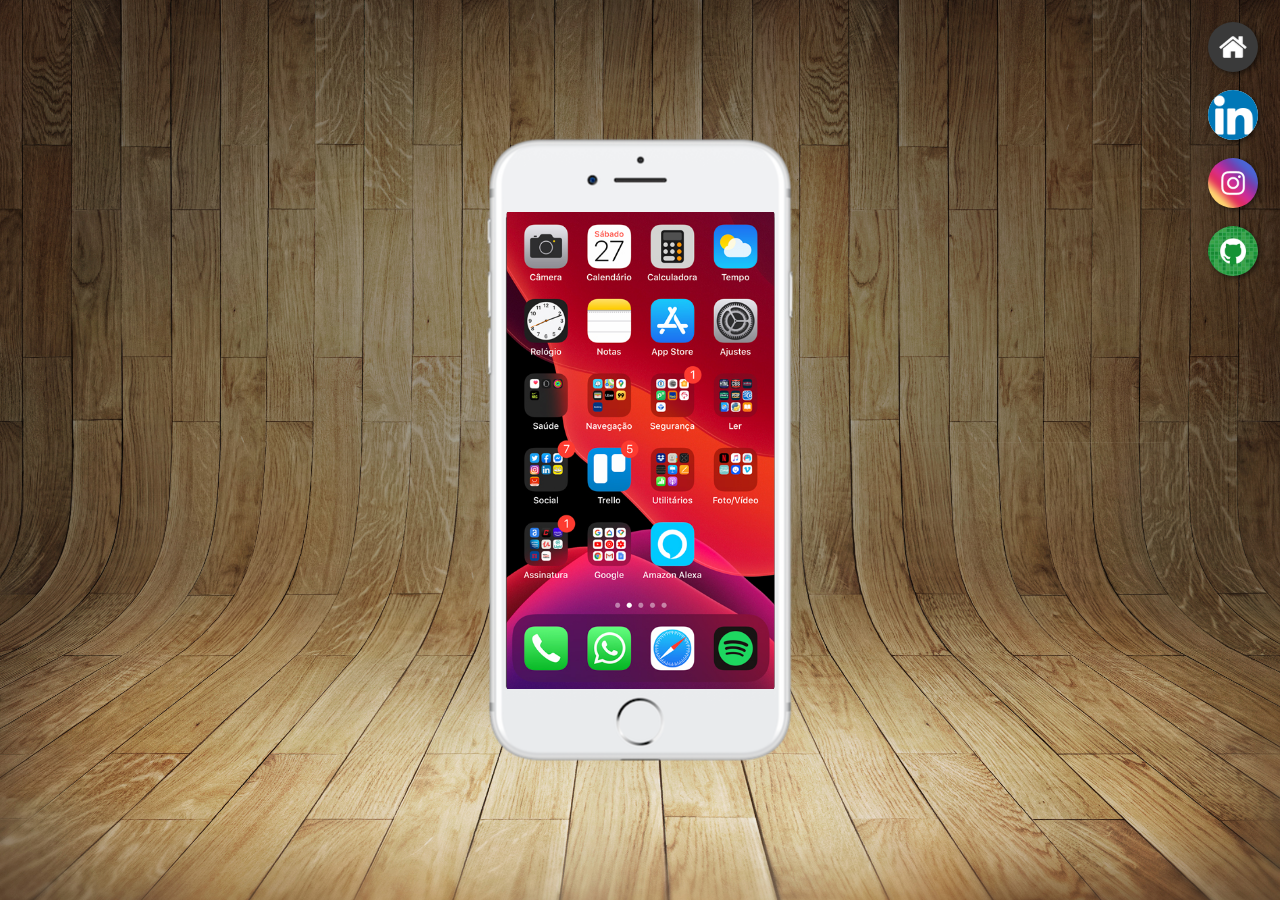
<file: index.html>
<!DOCTYPE html>
<html lang="pt-br">
<head>
    <meta charset="UTF-8">
    <meta name="viewport" content="width=device-width, initial-scale=1.0">
    <link rel="shortcut icon" href="pacote-arquivos/favicon.ico" type="image/x-icon">
    <link rel="stylesheet" href="estilos/style.css">
    <title>Projeto Redes Sociais</title>
</head>
<body>
    <main>
        <section id="telefone">
            <iframe src="paginas/home.html" frameborder="" id="tela" name="tela"></iframe>
        </section>
        <section id="redes-sociais">
            <a href="paginas/home.html" target="tela"><img src="pacote-arquivos/imagens/logo-home.jpg" alt=""></a><br>
            <a href="paginas/linkedin.html" target="tela"><img src="pacote-arquivos/imagens/logo-linkedin.png" alt=""></a><br>
            <a href="paginas/instagram.html" target="tela"><img src="pacote-arquivos/imagens/logo-instagram.jpg" alt=""></a><br>
            <a href="paginas/github.html" target="tela"><img src="pacote-arquivos/imagens/logo-github.jpg" alt=""></a><br>
        </section>
    </main>
</body>
</html>
</file>
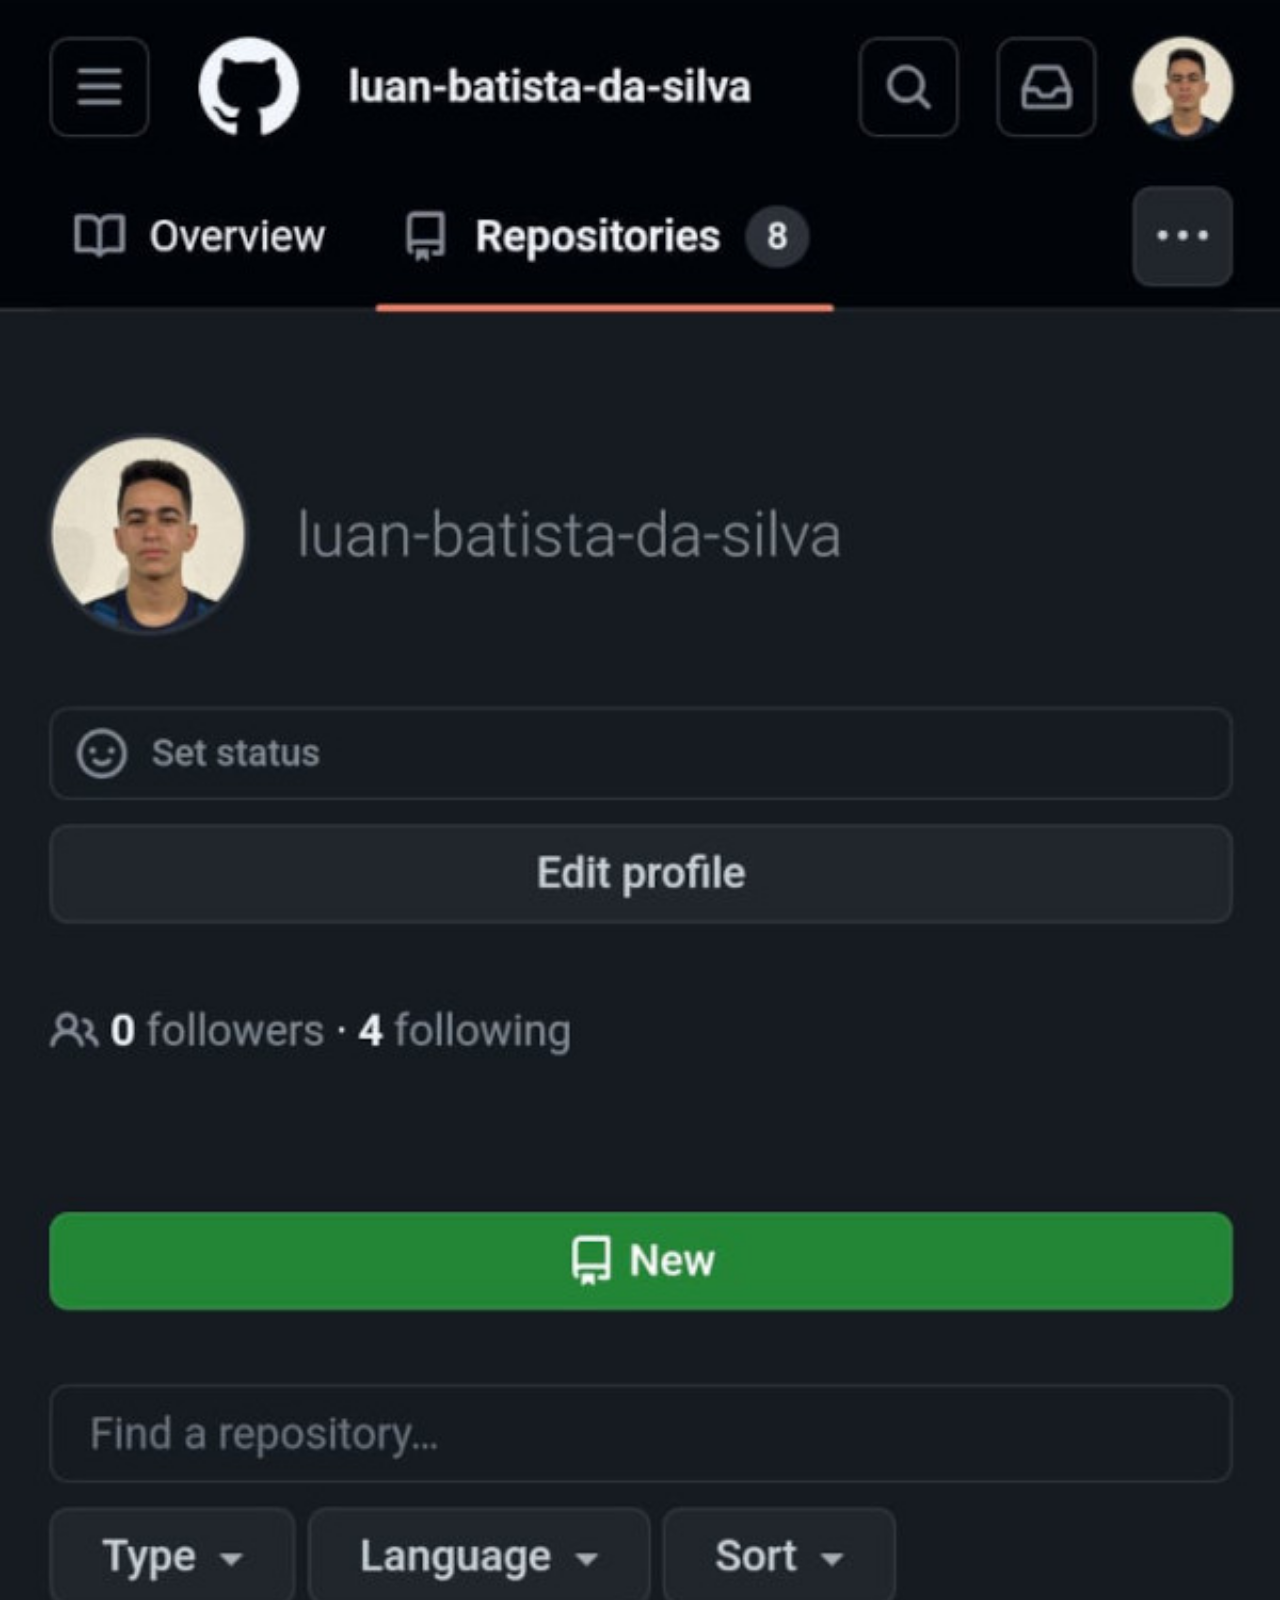
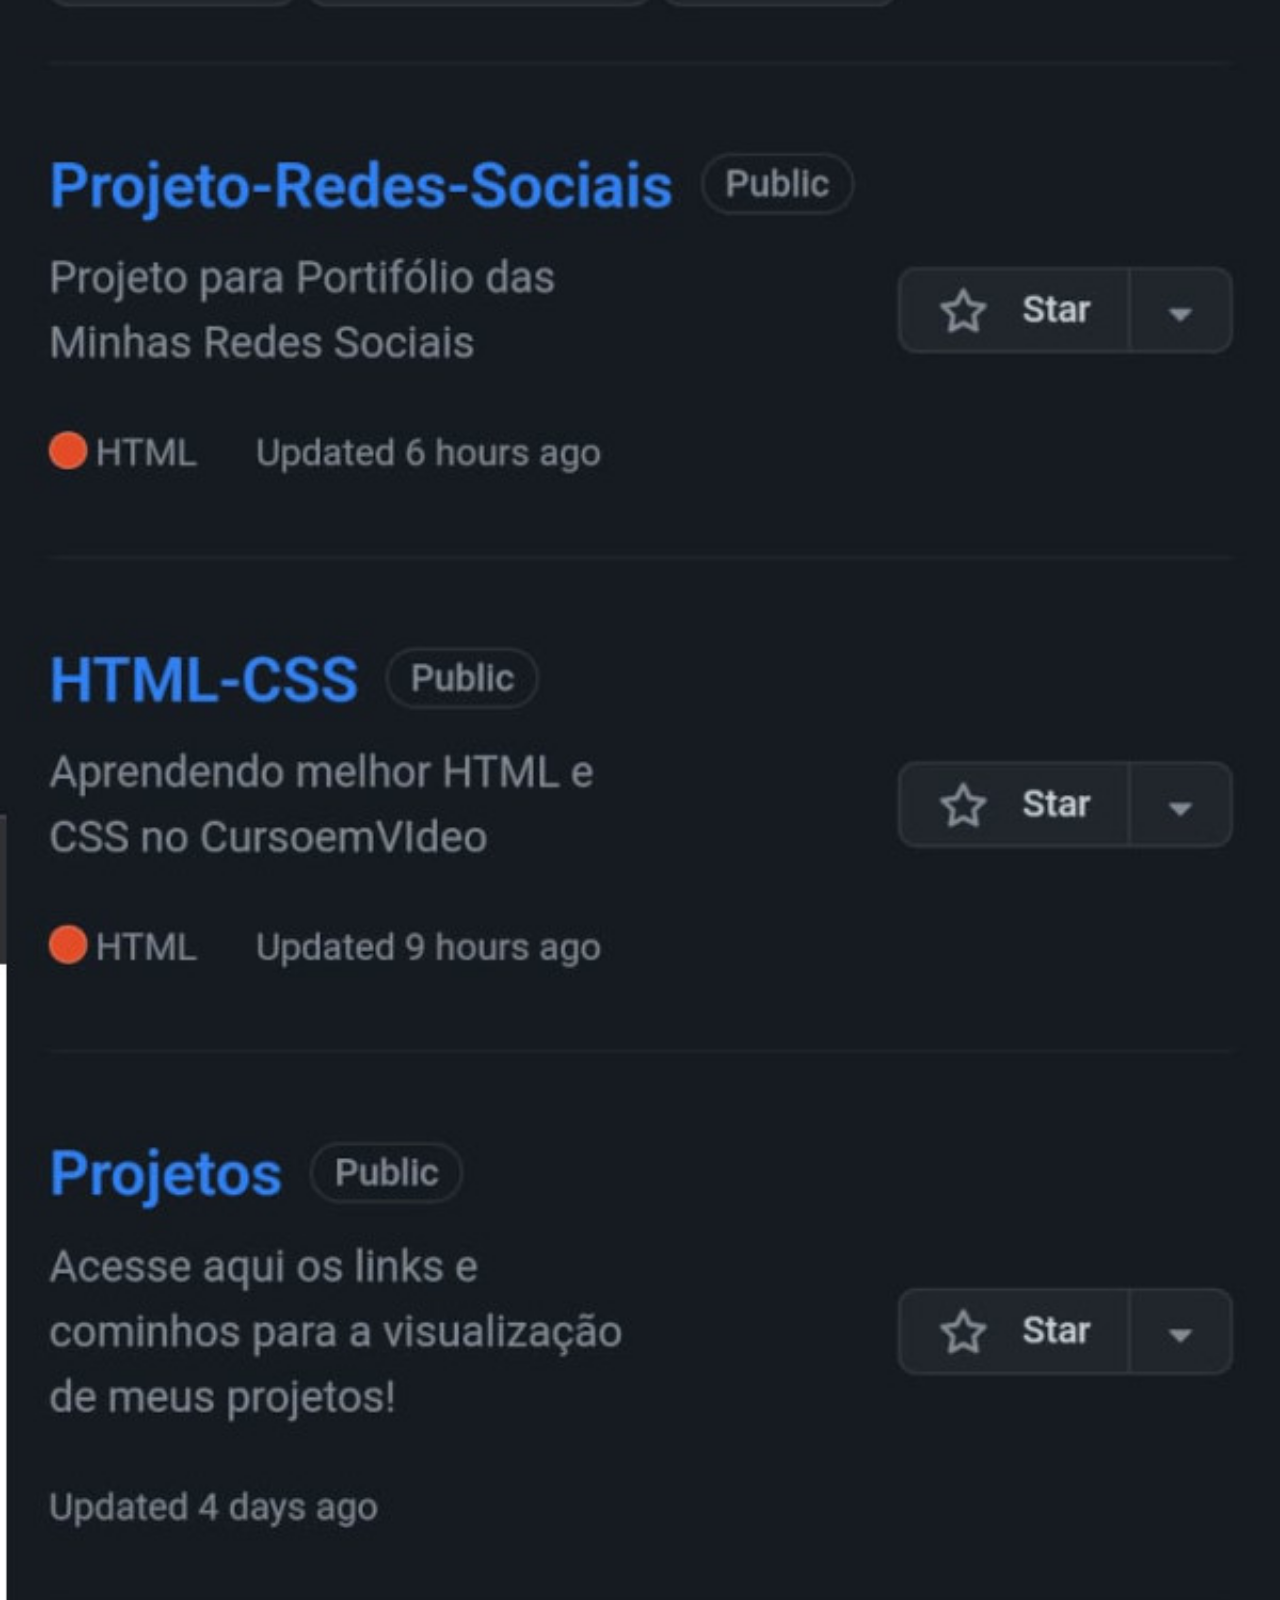
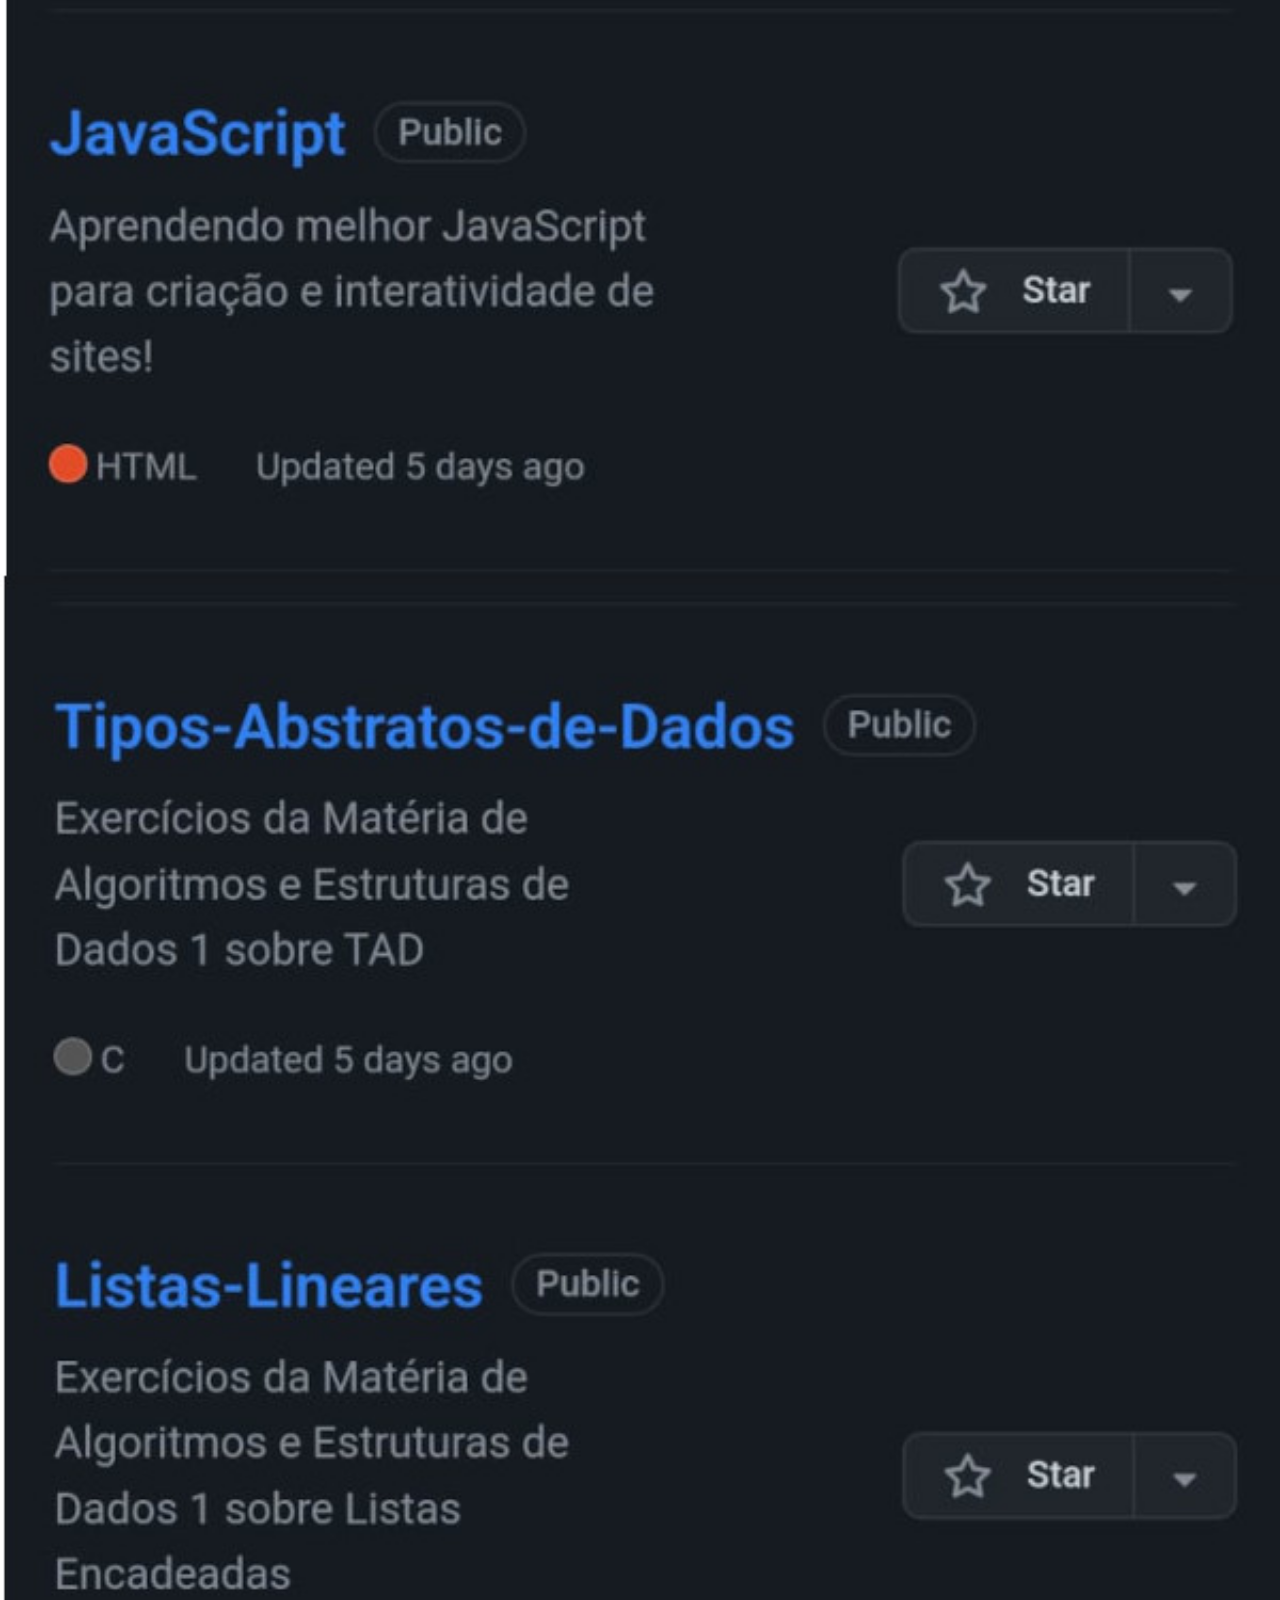
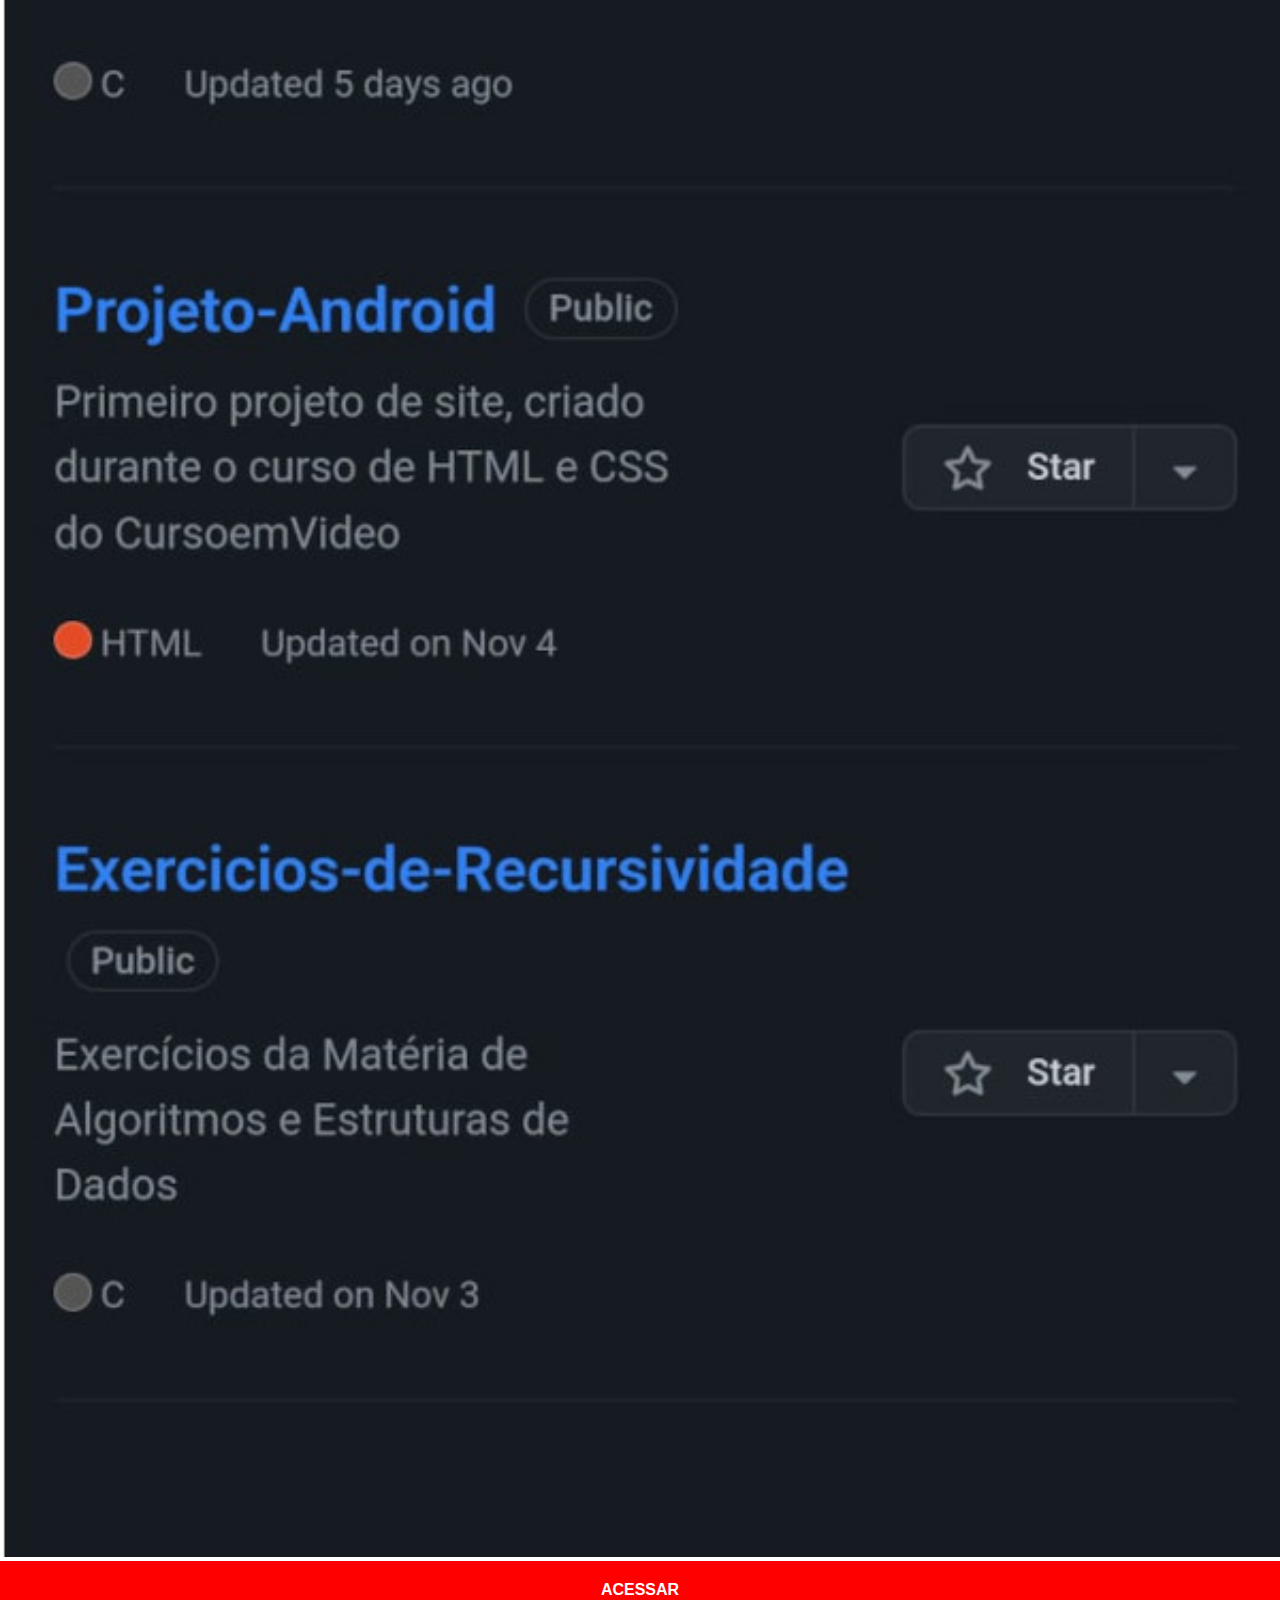
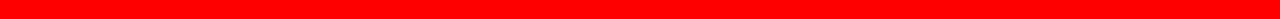
<file: github.html>
<!DOCTYPE html>
<html lang="pt-br">
<head>
    <meta charset="UTF-8">
    <meta name="viewport" content="width=device-width, initial-scale=1.0">
    <link rel="stylesheet" href="estilos/social.css">
    <title>Instagram</title>
</head>
<body>
    <img src="pacote-arquivos/imagens/tela-github.jpg">
    <a href="https://github.com/luan-batista-da-silva" target="_blank">ACESSAR</a>
</body>
</html>
</file>
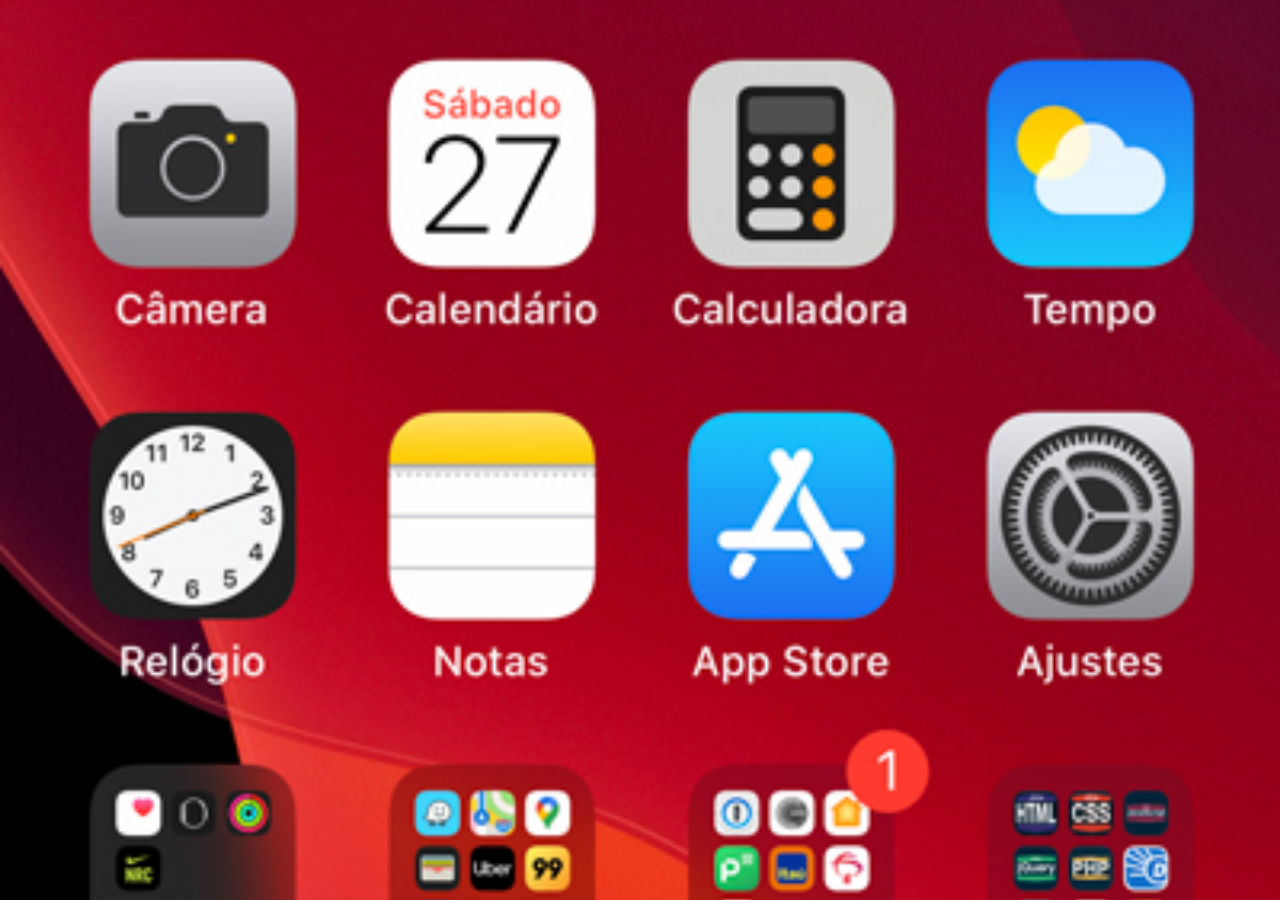
<file: home.html>
<!DOCTYPE html>
<html lang="en">
<head>
    <meta charset="UTF-8">
    <meta name="viewport" content="width=0, initial-scale=1.0">
    <title>Home</title>
    <style>
        * {
            padding: 0px;
            margin: 0px;
        }

        body {
            width: 100vw;
            height: 100vh;
            background: black url('pacote-arquivos/imagens/tela-home.jpg') no-repeat top center;
            background-size: cover;
        }
    </style>
</head>
<body>
    
</body>
</html>
</file>
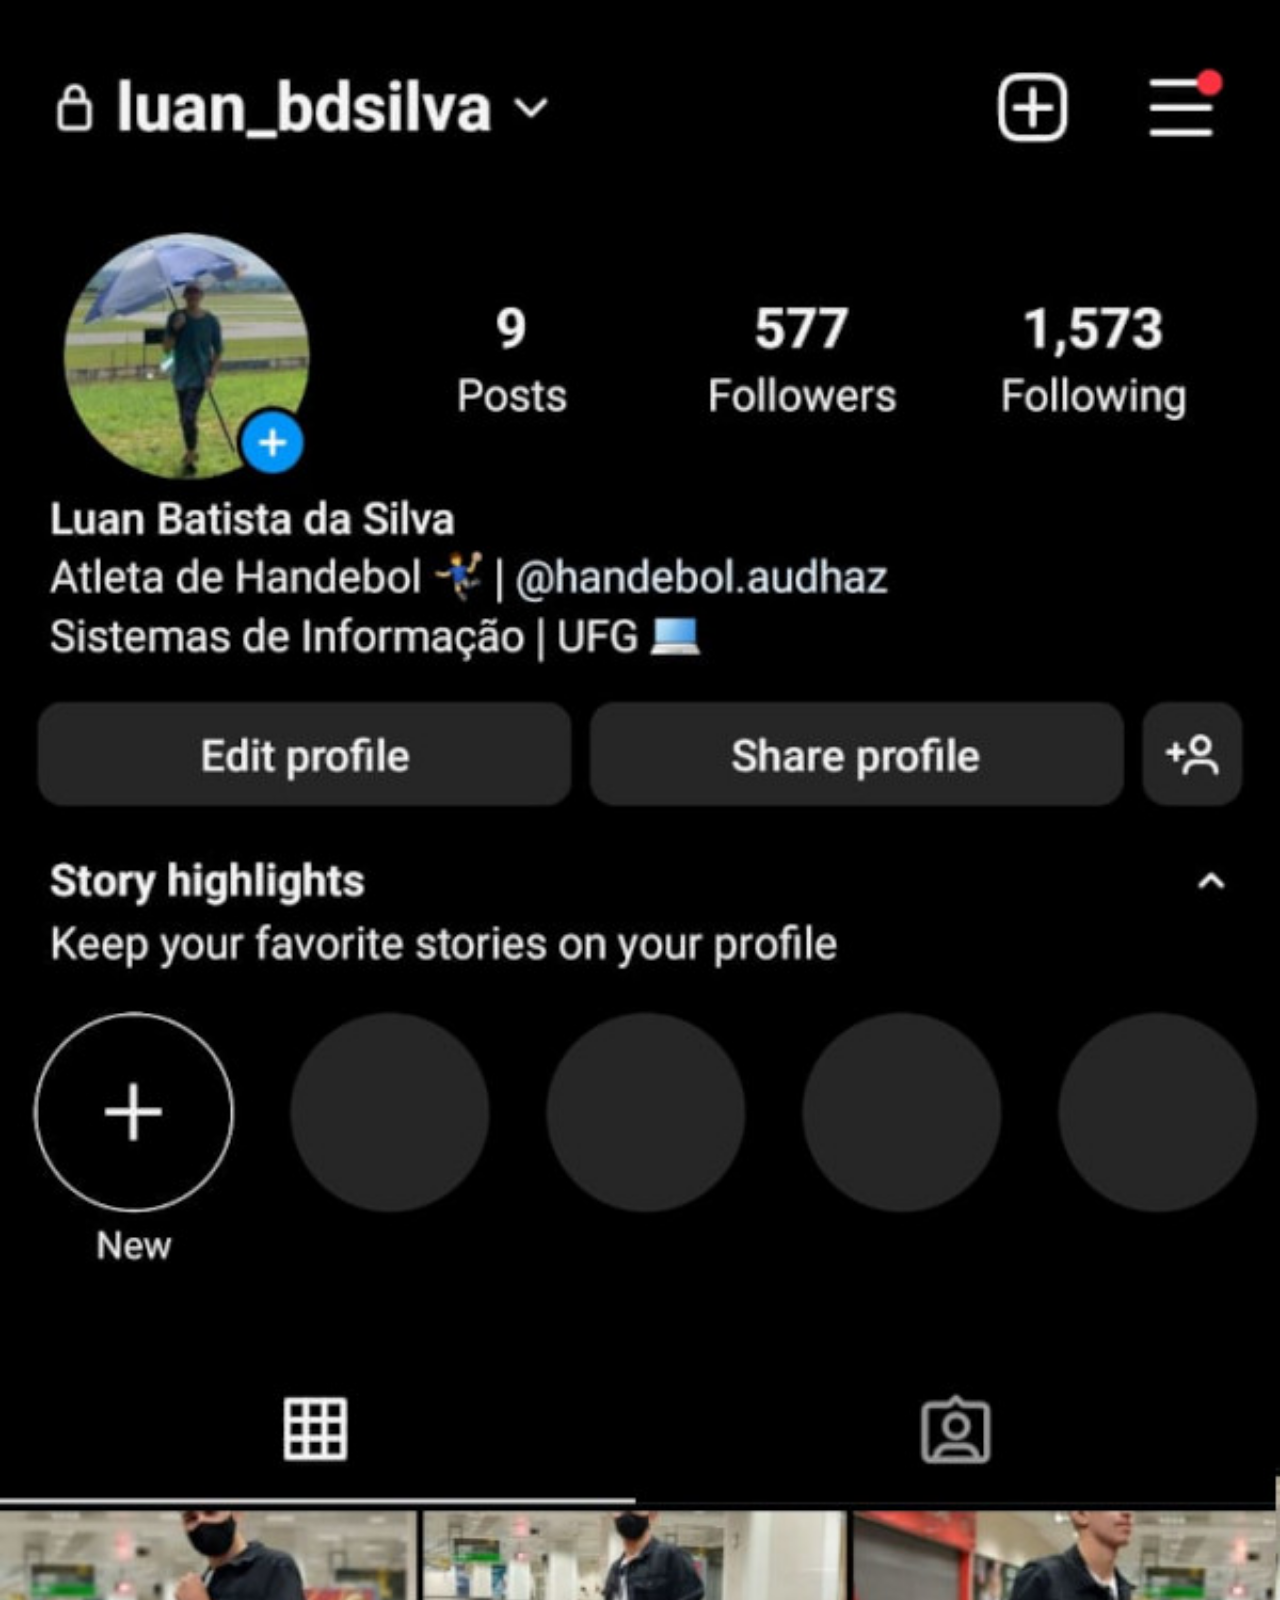
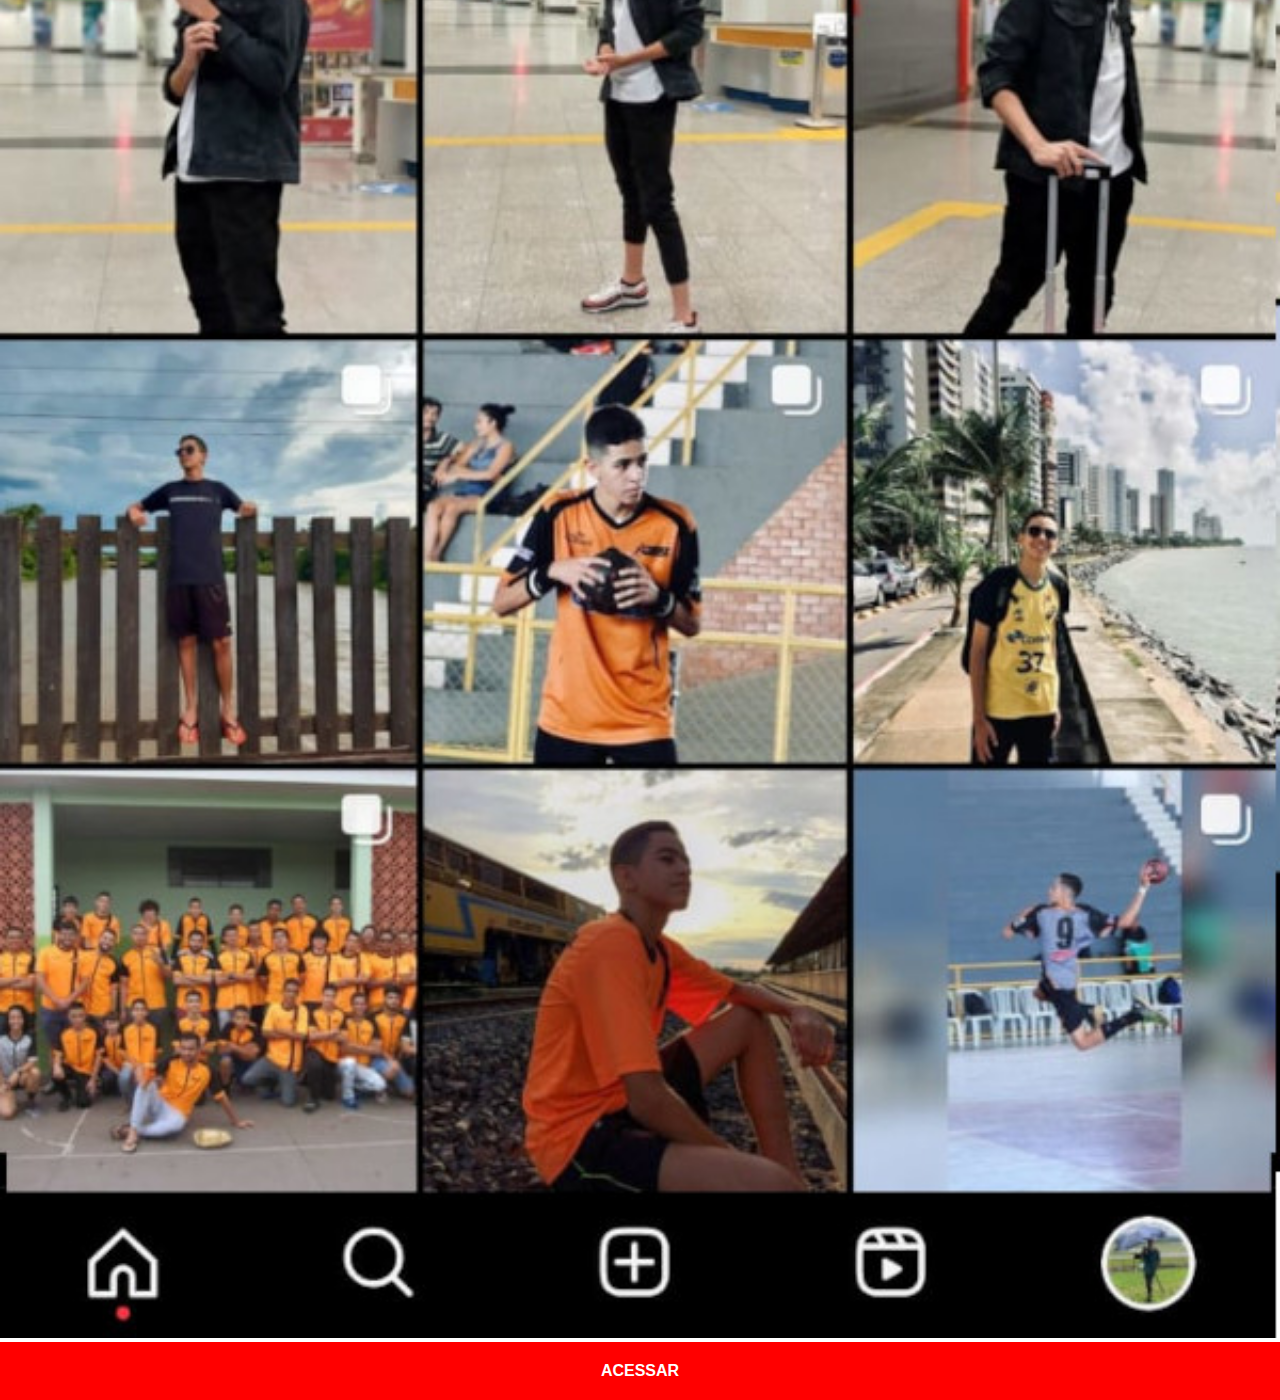
<file: instagram.html>
<!DOCTYPE html>
<html lang="pt-br">
<head>
    <meta charset="UTF-8">
    <meta name="viewport" content="width=device-width, initial-scale=1.0">
    <link rel="stylesheet" href="estilos/social.css">
    <title>Instagram</title>
</head>
<body>
    <img src="pacote-arquivos/imagens/tela-instagram.jpg">
    <a href="https://www.instagram.com/luan_bdsilva/" target="_blank">ACESSAR</a>
</body>
</html>
</file>
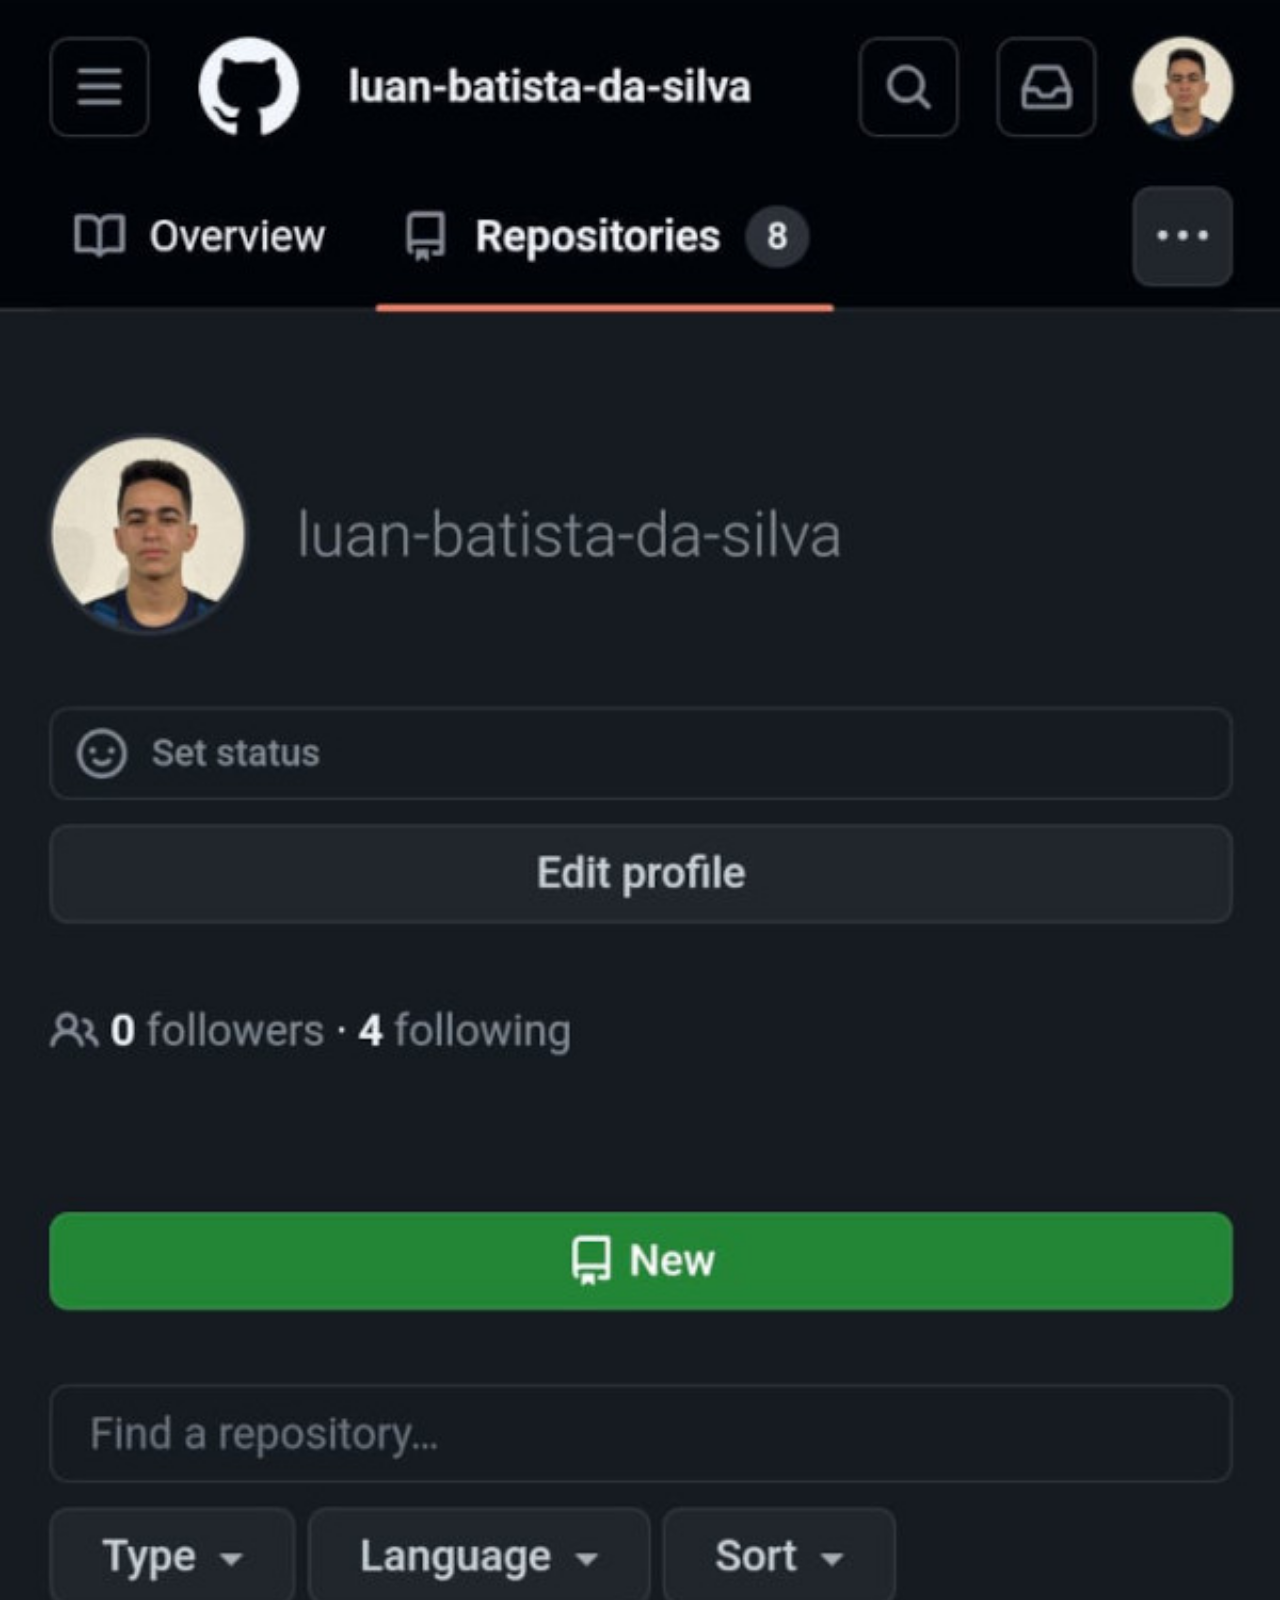
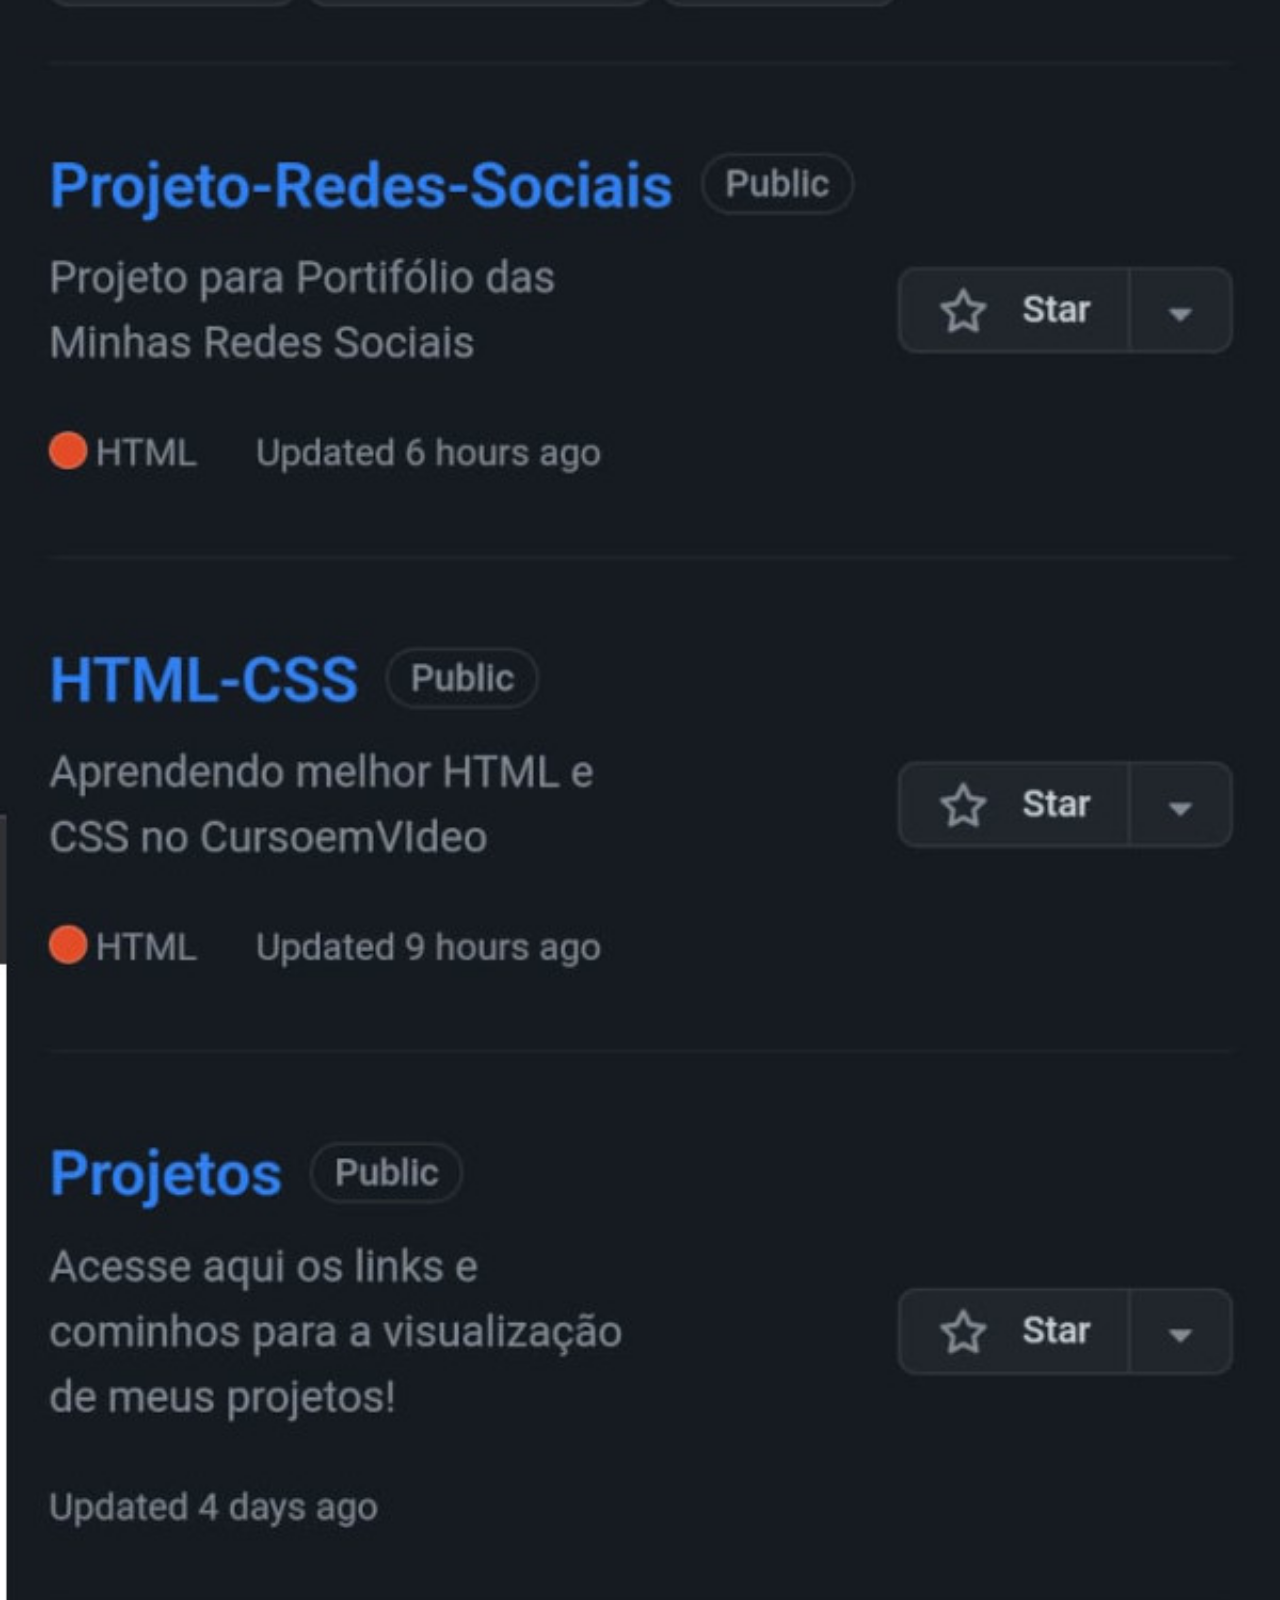
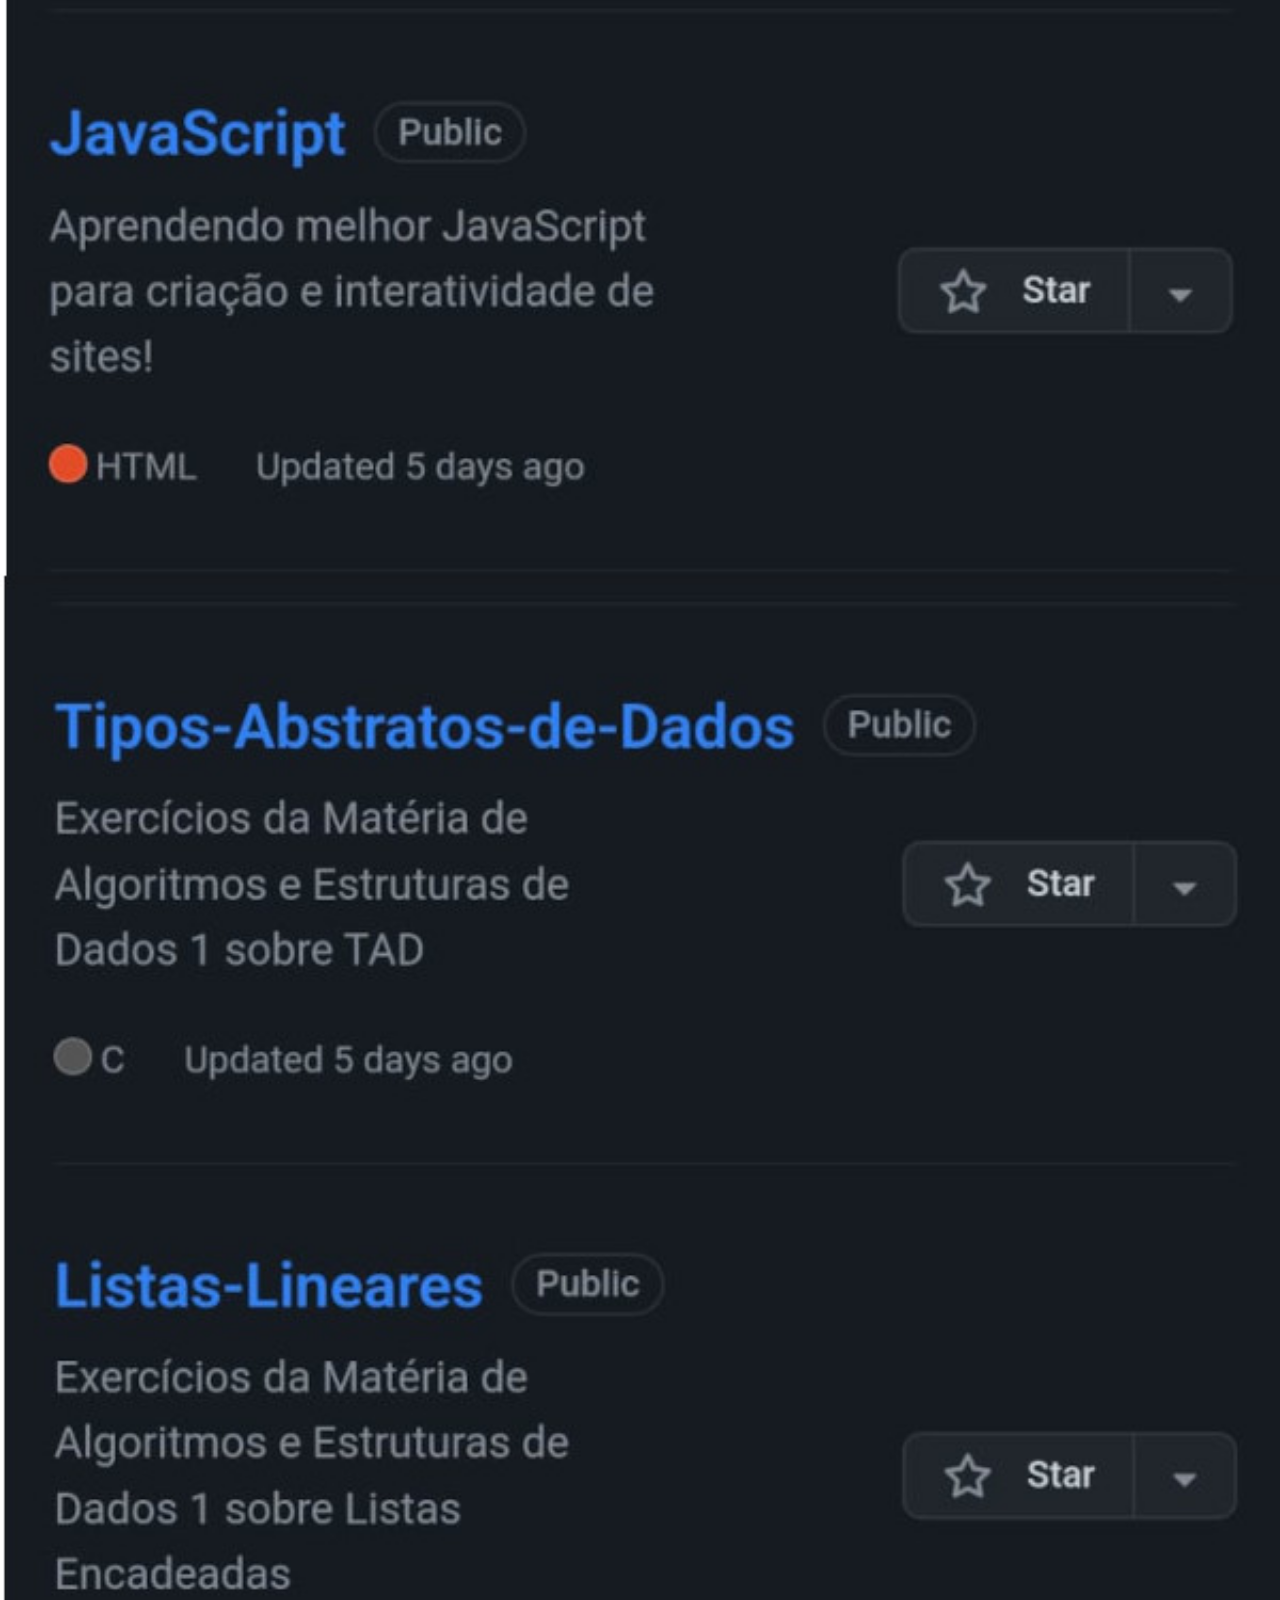
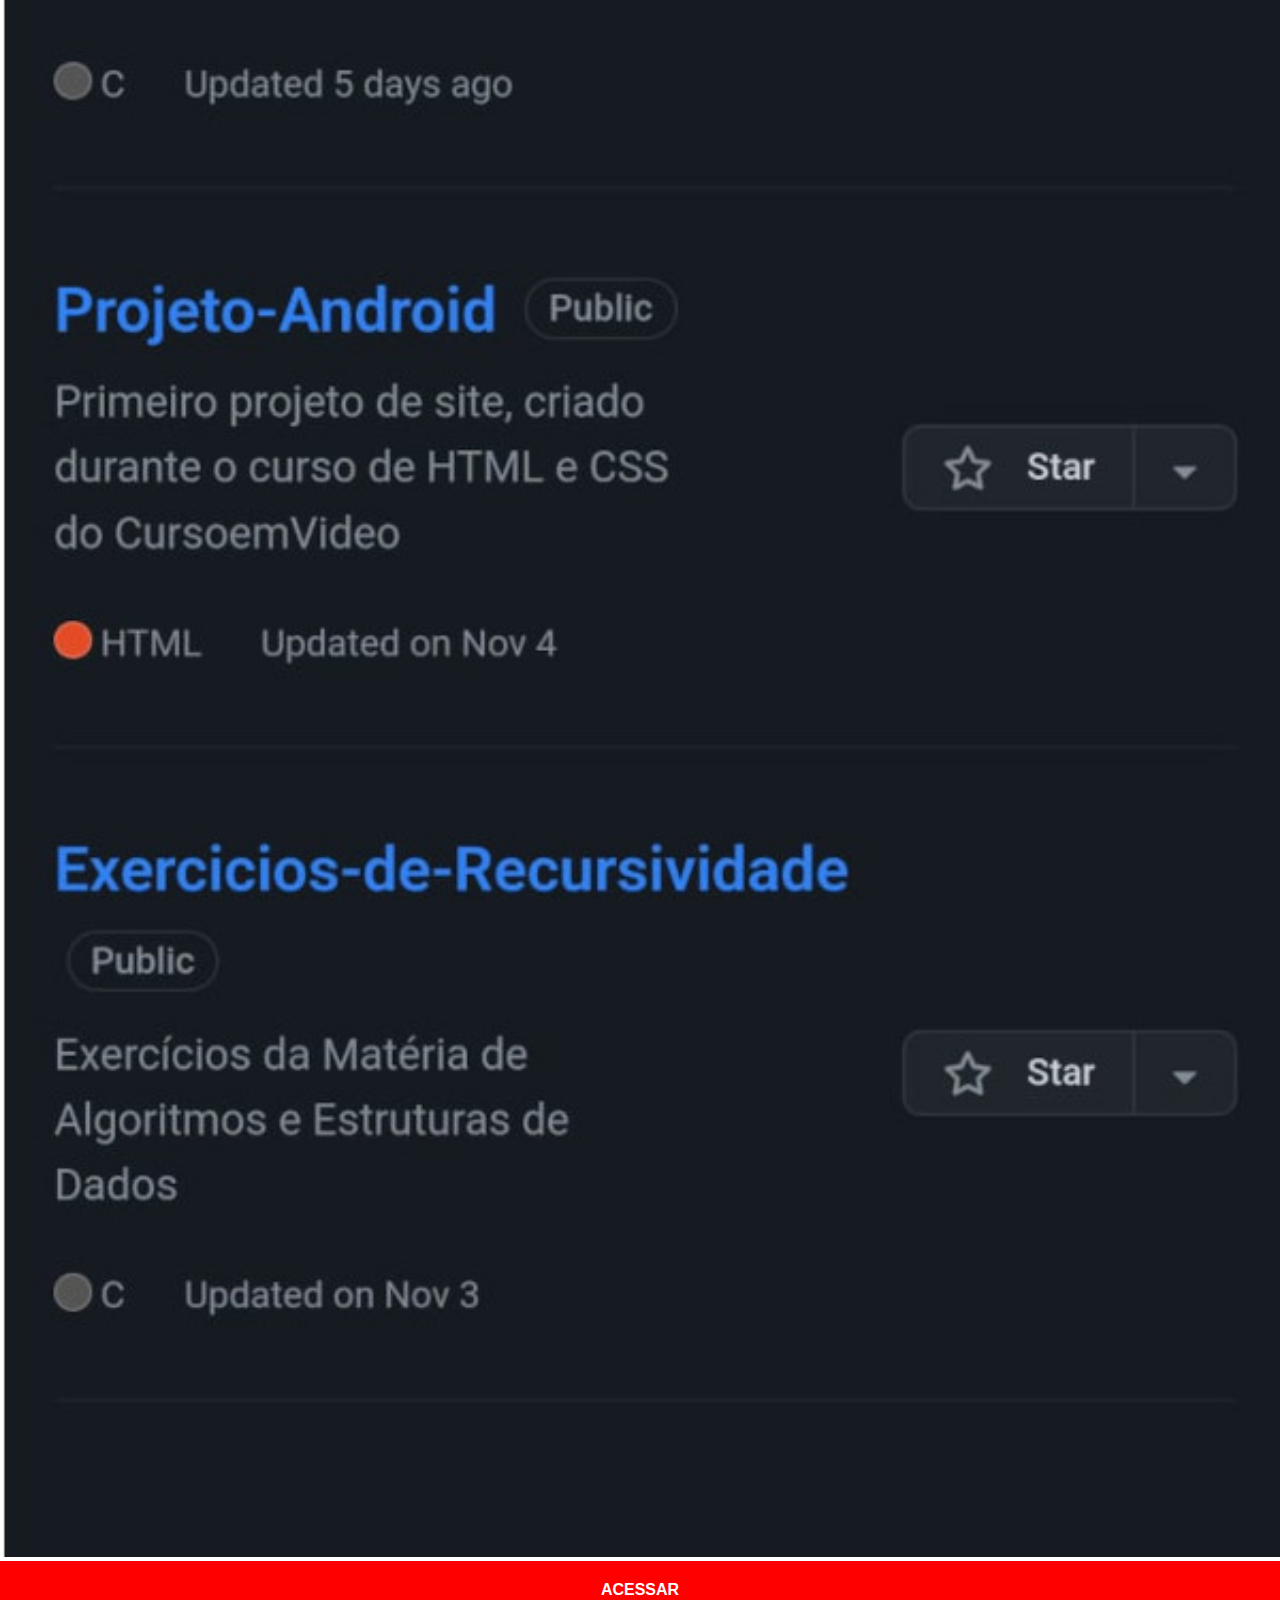
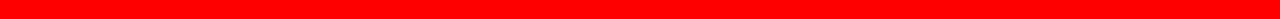
<file: paginas/github.html>
<!DOCTYPE html>
<html lang="pt-br">
<head>
    <meta charset="UTF-8">
    <meta name="viewport" content="width=device-width, initial-scale=1.0">
    <link rel="stylesheet" href="../estilos/social.css">
    <title>Instagram</title>
</head>
<body>
    <img src="../pacote-arquivos/imagens/tela-github.jpg">
    <a href="https://github.com/luan-batista-da-silva" target="_blank">ACESSAR</a>
</body>
</html>
</file>
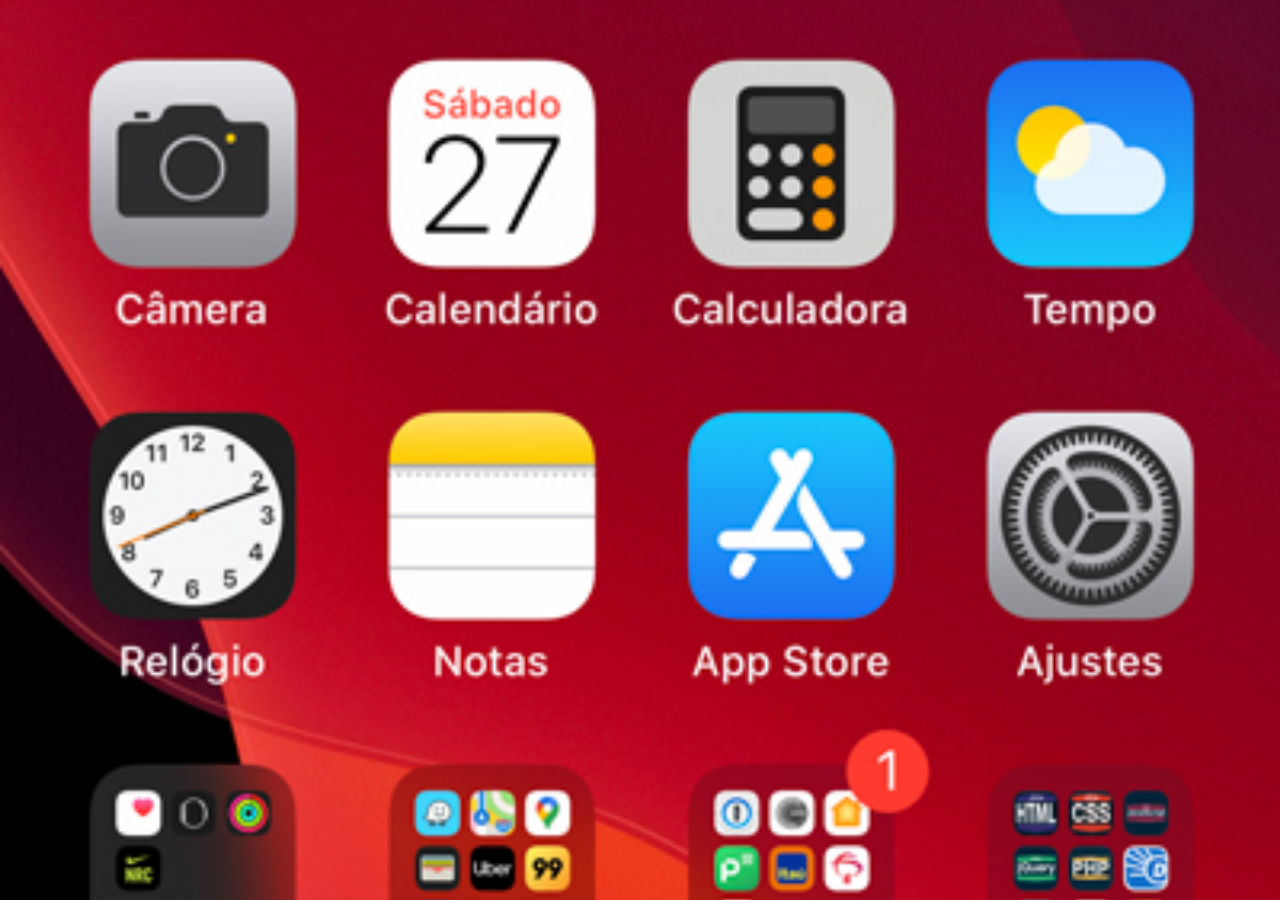
<file: paginas/home.html>
<!DOCTYPE html>
<html lang="en">
<head>
    <meta charset="UTF-8">
    <meta name="viewport" content="width=0, initial-scale=1.0">
    <title>Home</title>
    <style>
        * {
            padding: 0px;
            margin: 0px;
        }

        body {
            width: 100vw;
            height: 100vh;
            background: black url('../pacote-arquivos/imagens/tela-home.jpg') no-repeat top center;
            background-size: cover;
        }
    </style>
</head>
<body>
    
</body>
</html>
</file>
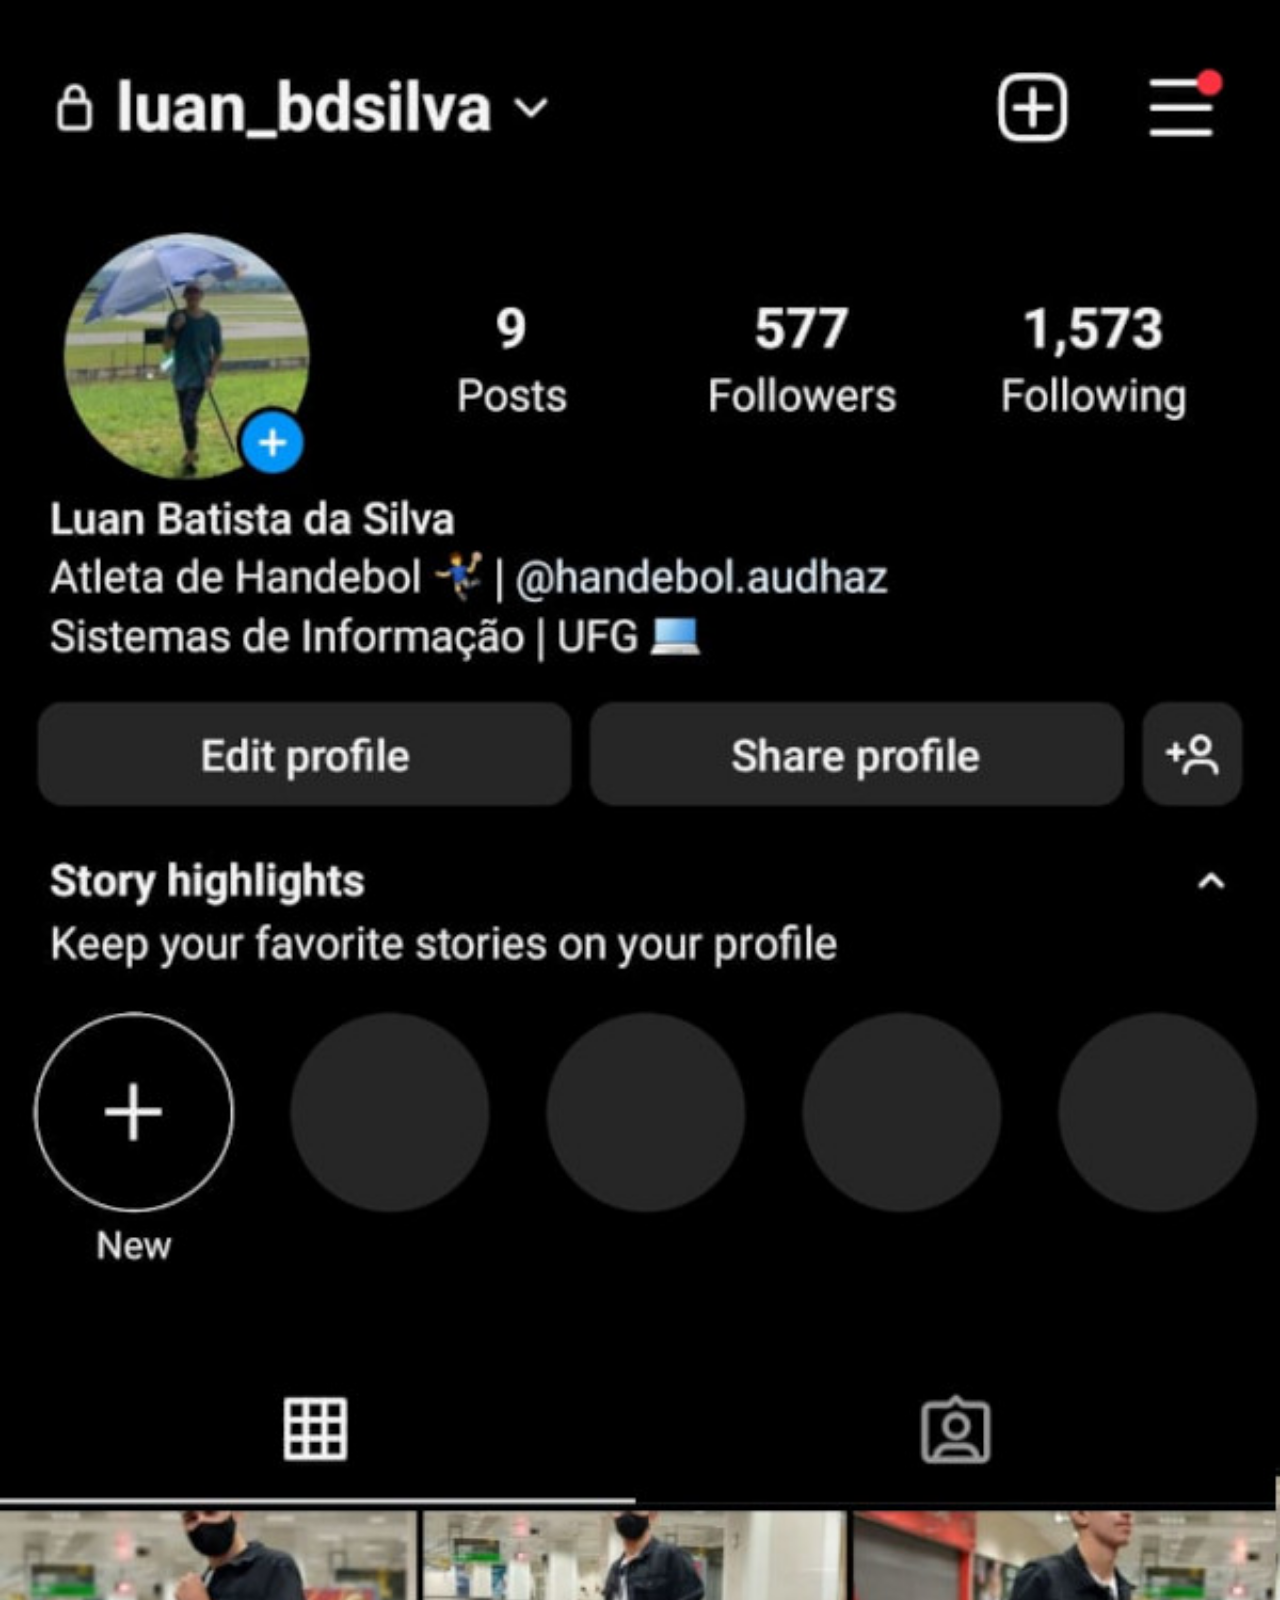
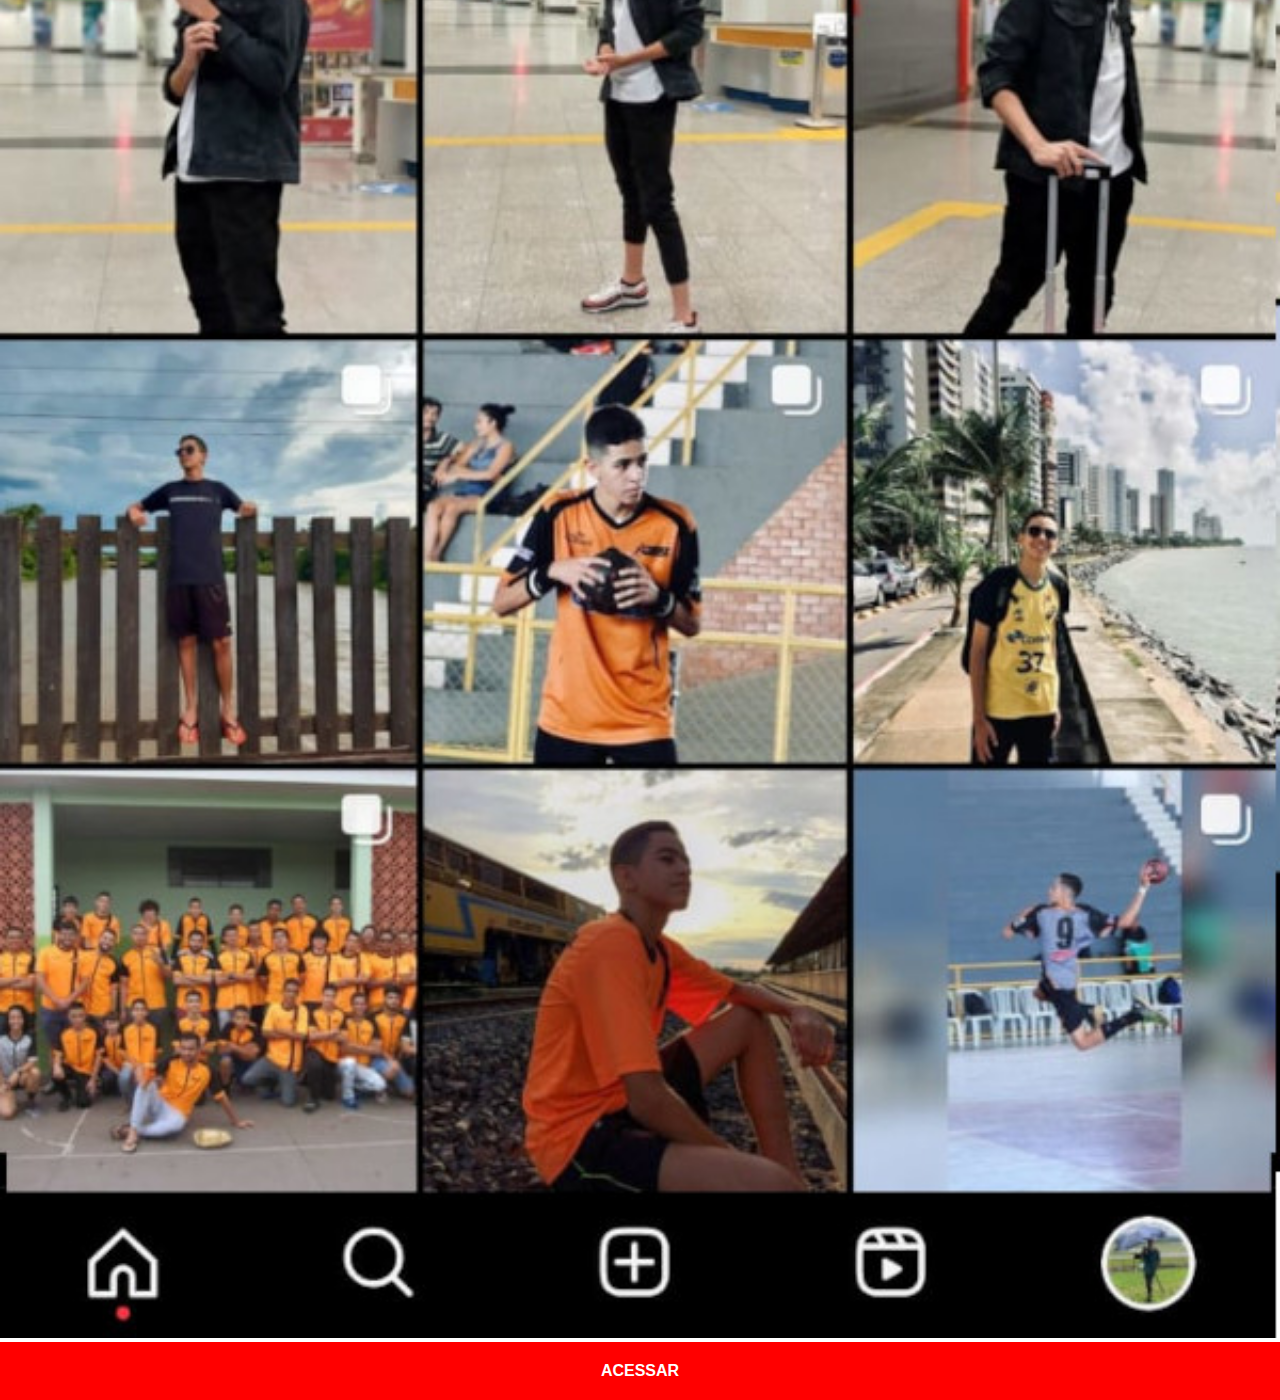
<file: paginas/instagram.html>
<!DOCTYPE html>
<html lang="pt-br">
<head>
    <meta charset="UTF-8">
    <meta name="viewport" content="width=device-width, initial-scale=1.0">
    <link rel="stylesheet" href="../estilos/social.css">
    <title>Instagram</title>
</head>
<body>
    <img src="../pacote-arquivos/imagens/tela-instagram.jpg">
    <a href="https://www.instagram.com/luan_bdsilva/" target="_blank">ACESSAR</a>
</body>
</html>
</file>
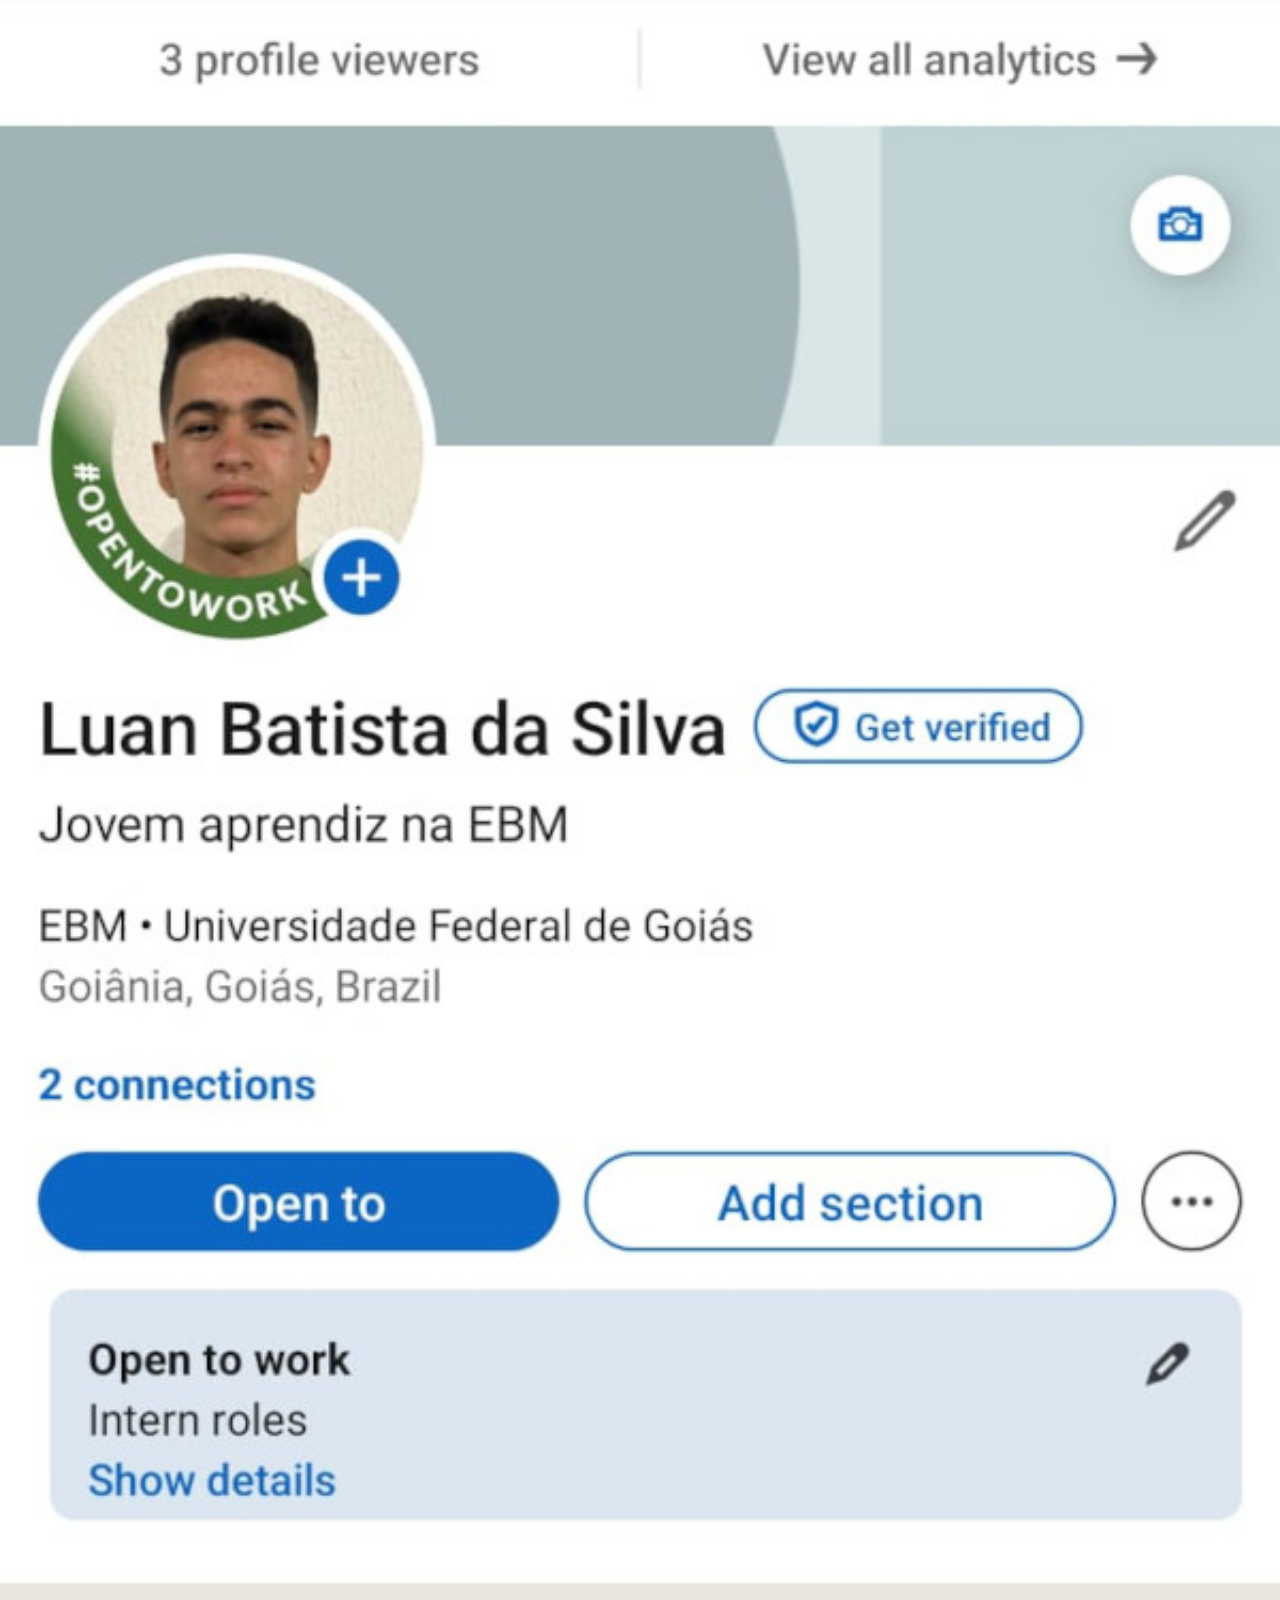
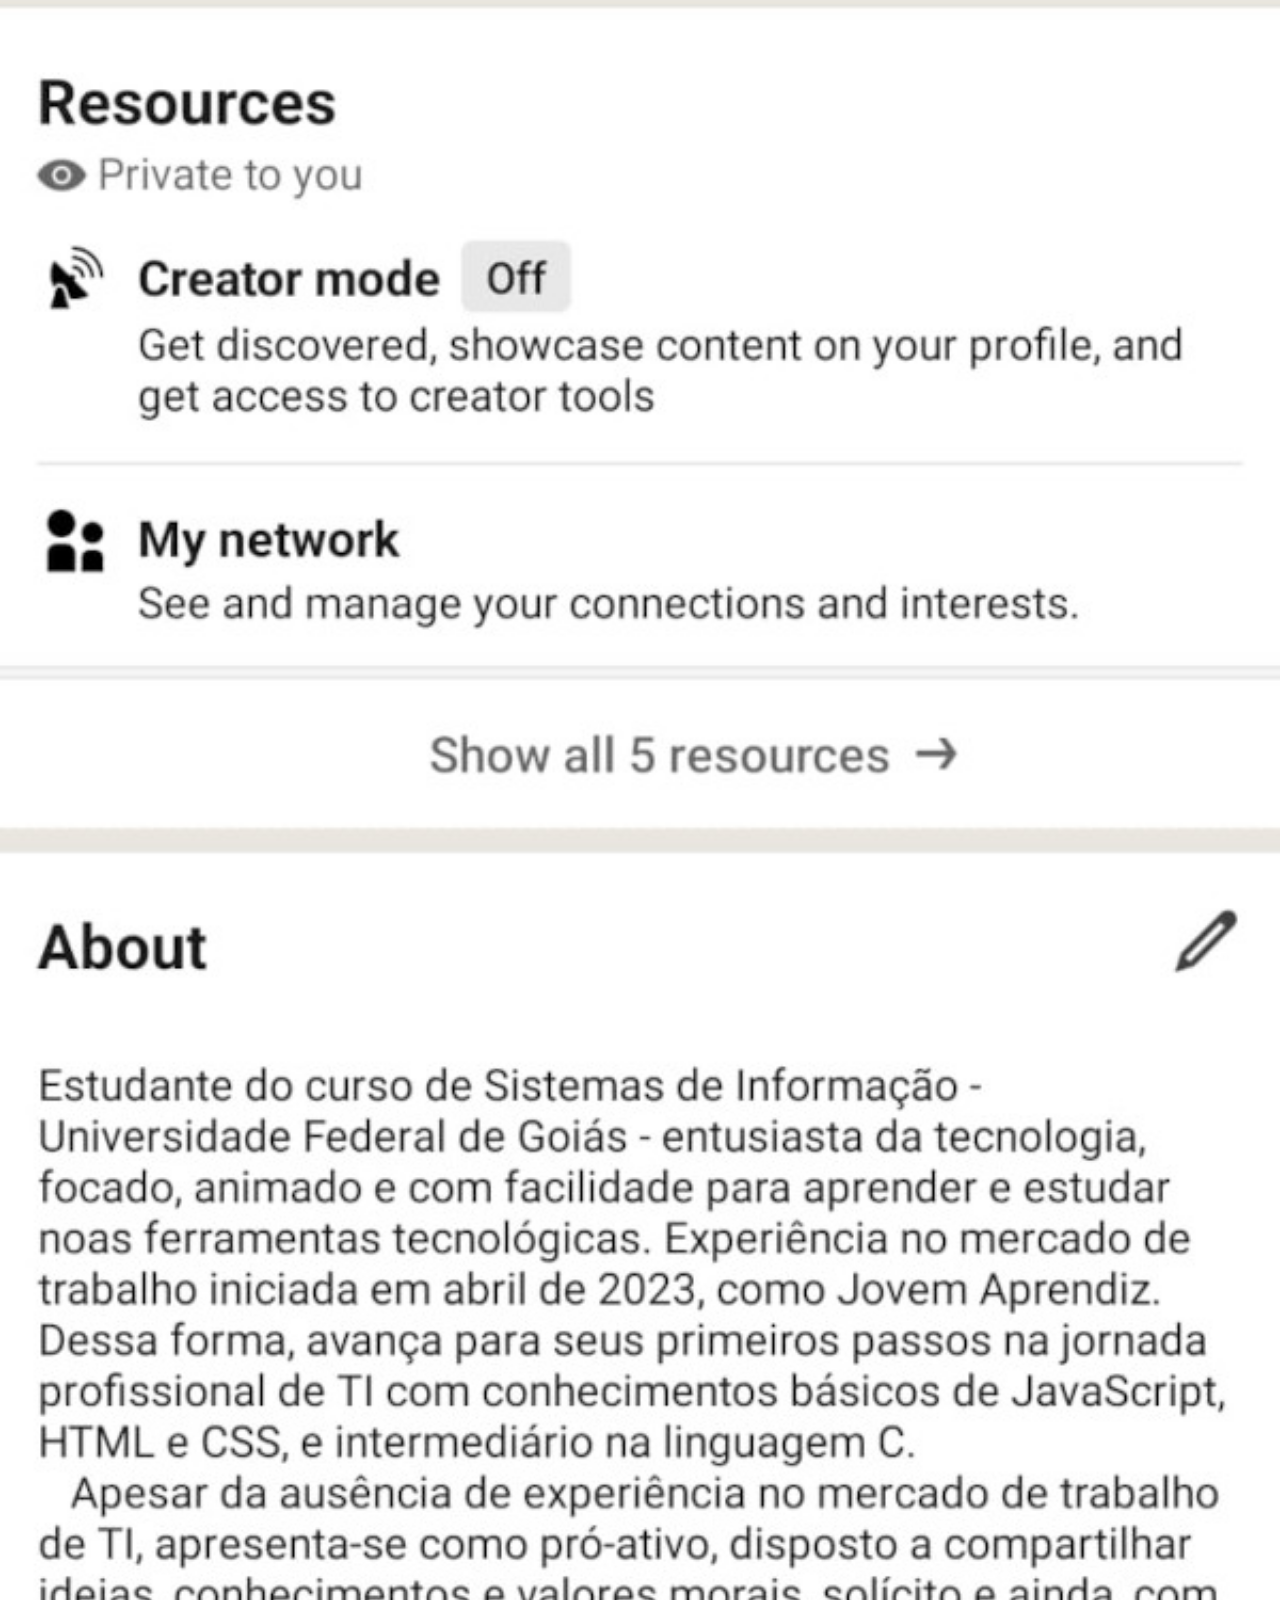
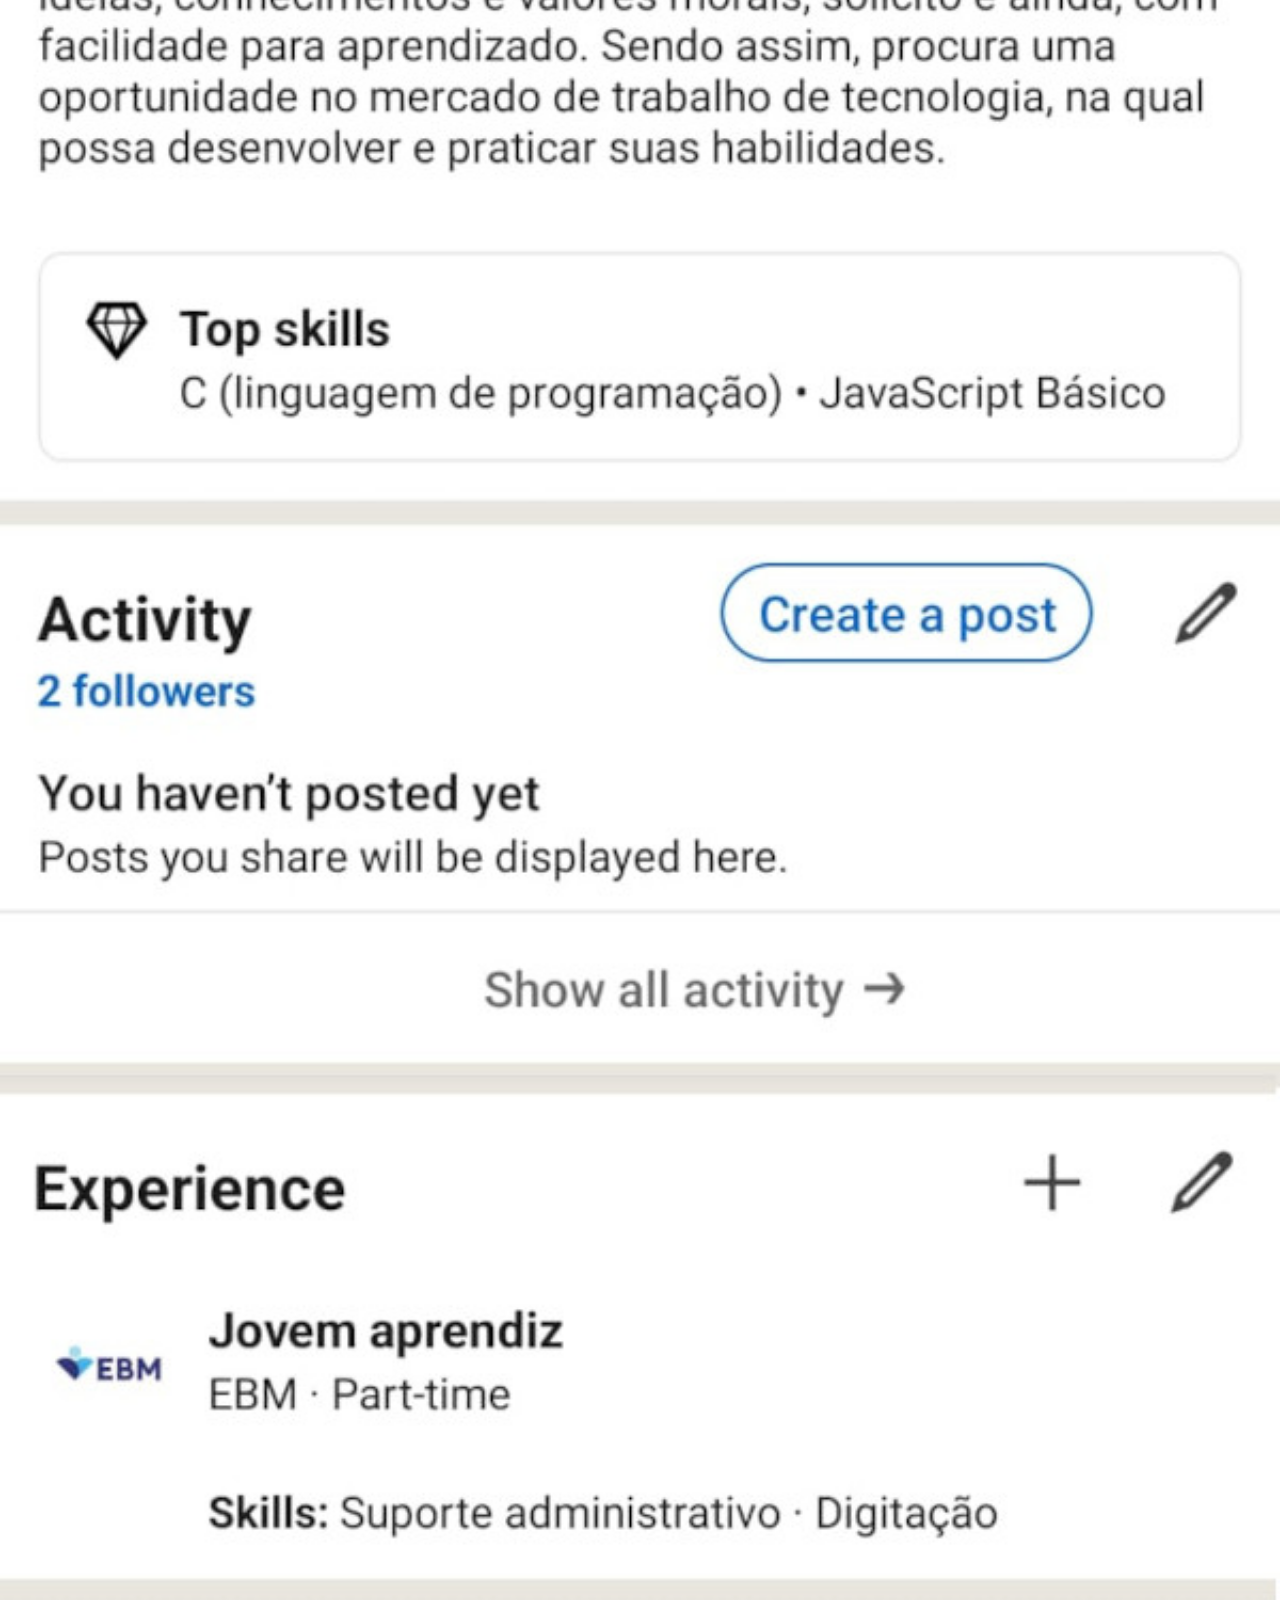
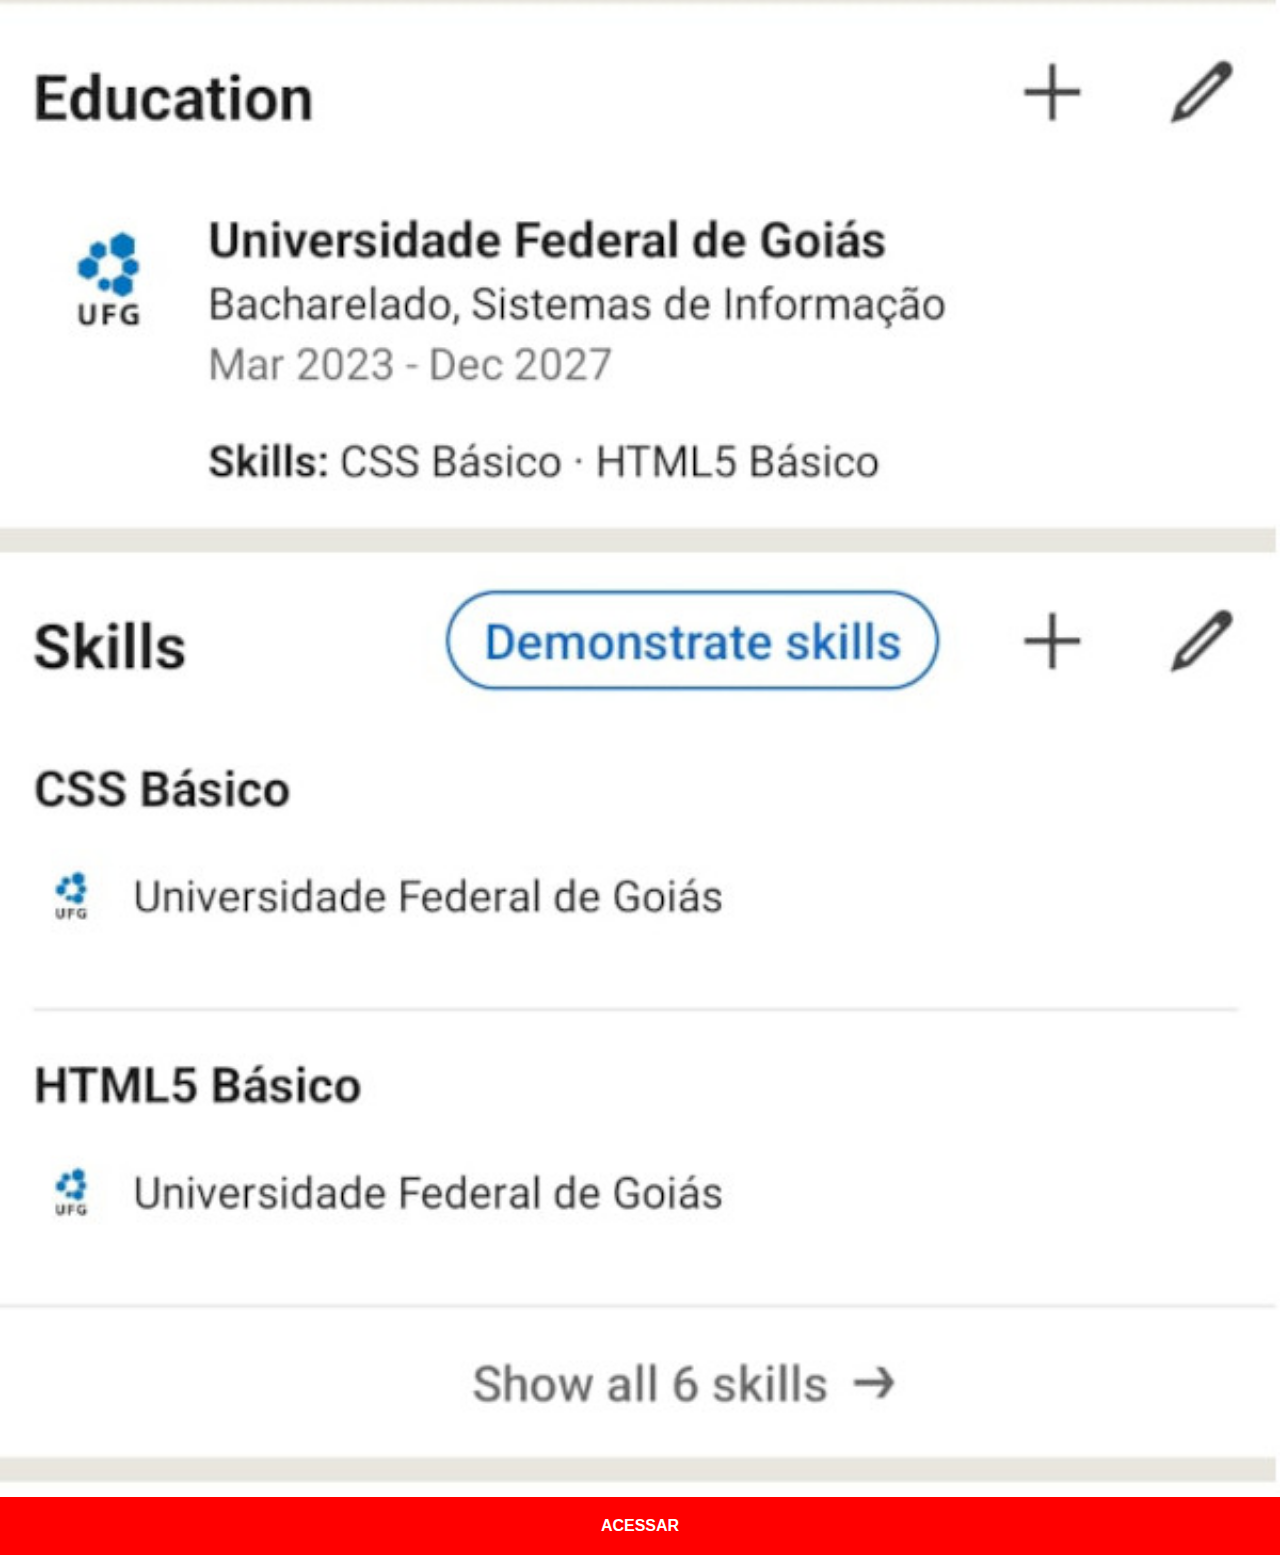
<file: paginas/linkedin.html>
<!DOCTYPE html>
<html lang="pt-br">
<head>
    <meta charset="UTF-8">
    <meta name="viewport" content="width=device-width, initial-scale=1.0">
    <link rel="stylesheet" href="../estilos/social.css">
    <title>Youtube</title>
</head>
<body>
    <img src="../pacote-arquivos/imagens/tela-linkedin.jpeg">
    <a href="https://www.linkedin.com/in/luan-bd-silva/" target="_blank">ACESSAR</a>
</body>
</html>
</file>
<file: estilos/style.css>
@charset "UTF-8";

* {
    margin: 0px;
    padding: 0px;
    font-family: Arial, Helvetica, sans-serif;
}

html, body {
    height: 100vh;
    width: 100vw;
    background-color: black;
    /* background-image: url('../pacote-arquivos/imagens/fundo-madeira.jpg'); */
}

body {
    background: url('../pacote-arquivos/imagens/fundo-madeira.jpg') no-repeat top center;
    background-size: cover;
    background-attachment: fixed;
}

main {
    position: relative;
    height: 100vh;
}

section#telefone {
    position: absolute;
    top: 50%;
    left: 50%;
    transform: translate(-50%, -50%);

    height: 627px;
    width: 311px;
    background: url('../pacote-arquivos/imagens/frame-iphone.png') no-repeat;
}

section#redes-sociais {
    text-align: right;
    padding: 15px;
}

section#redes-sociais > a > img {
    width: 50px;
    margin: 7px;
    border-radius: 50%;
    box-shadow: 2px 2px 5px rgba(0, 0, 0, 0.511);
    box-sizing: border-box;
    background-color: white;
}

section#redes-sociais img:hover {
    border: 2px solid rgba(255, 255, 255, 0.6);
    transform: translate(-3px, -3px);
    box-shadow: 5px 5px 10px rgba(0, 0, 0, 0.499);
    transition: transform 0.5s, border 0.4s;
}

iframe#tela {
    position: absolute;
    /* top: 80px;
    left: 23px; */
    top: 50%;
    left: 50%;
    transform: translate(-50%, -50%);

    height: 477px;
    width: 268px;
    border-radius: 2px;
}
</file>
<file: estilos/social.css>
@charset "UTF-8";

* {
    margin: 0px;
    padding: 0px;
    font-family: Arial, Helvetica, sans-serif;
}

::-webkit-scrollbar {
    width: 0px;
    height: 0px;
}

img {
    width: 100vw;
}

a {
    display: block;
    background-color: red;
    color: white;
    padding: 20px;
    text-align: center;
    text-decoration: none;
    font-weight: bolder;
}
</file>
